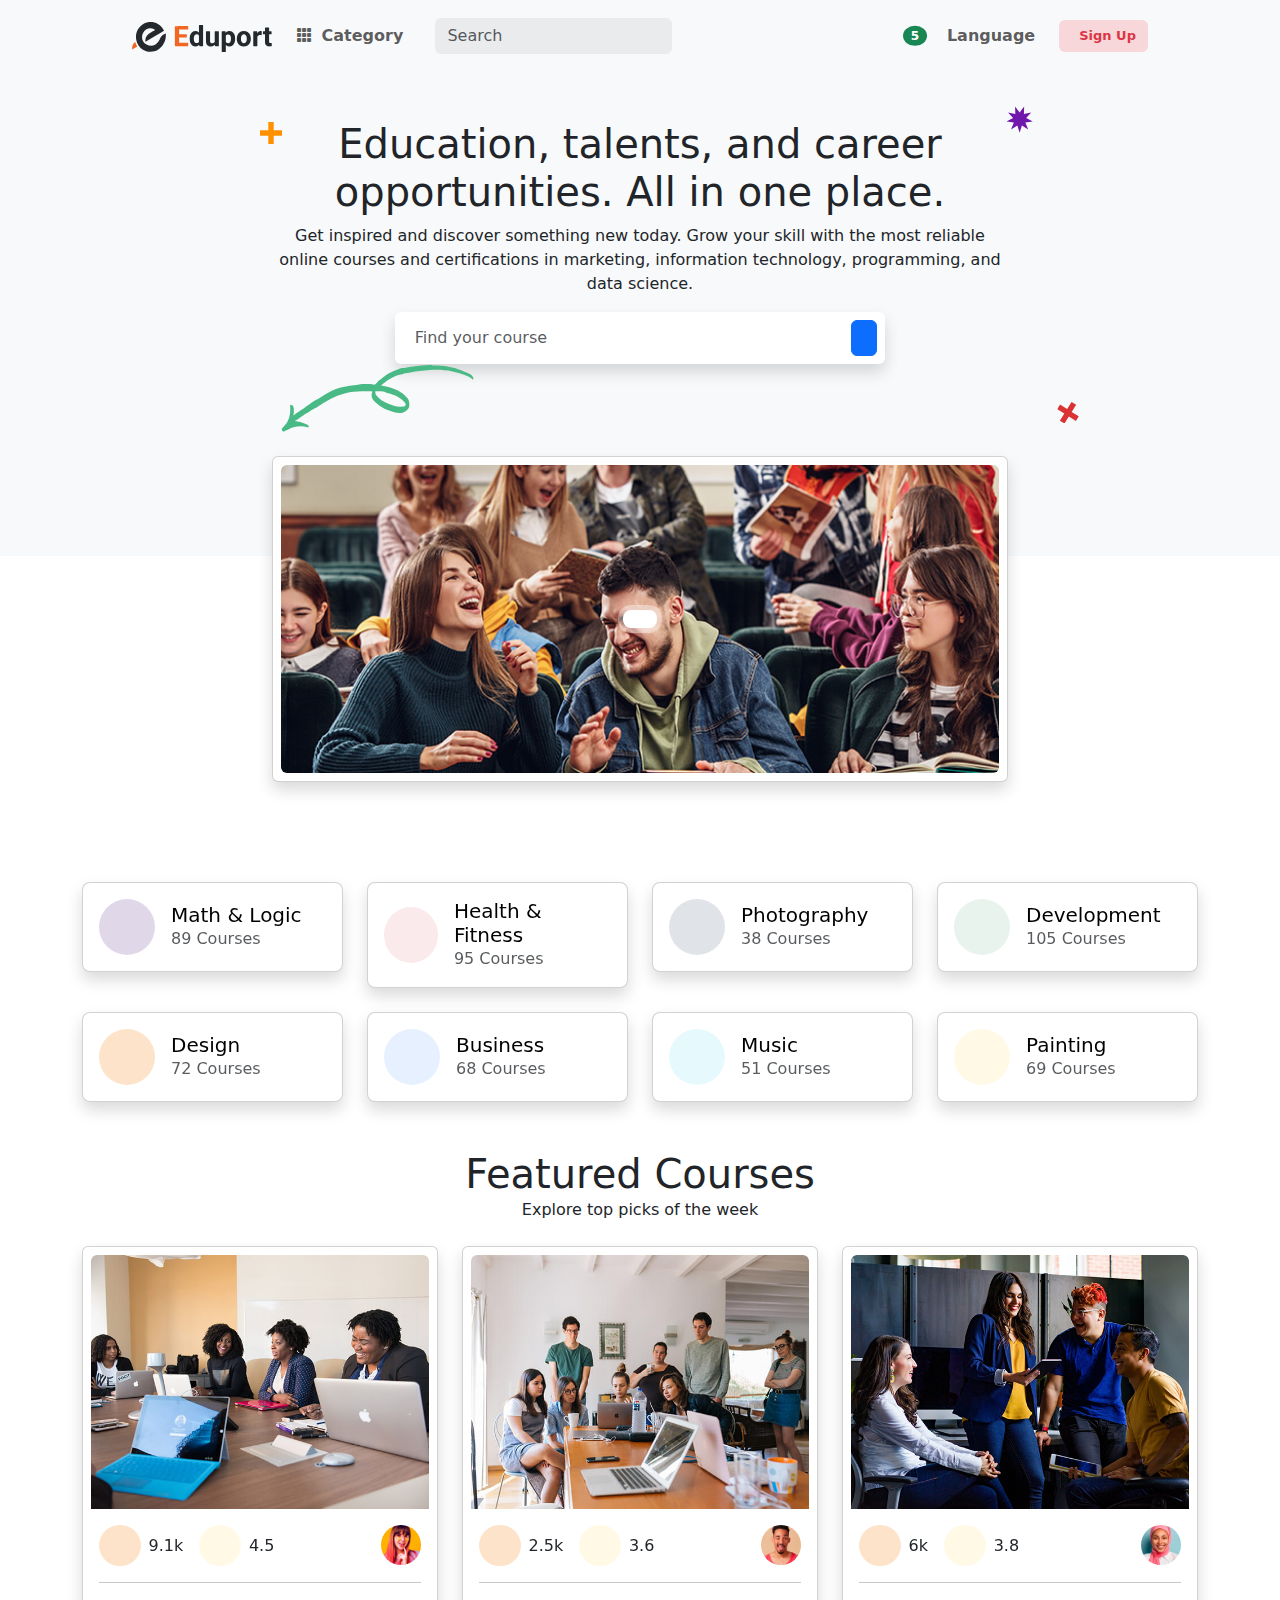
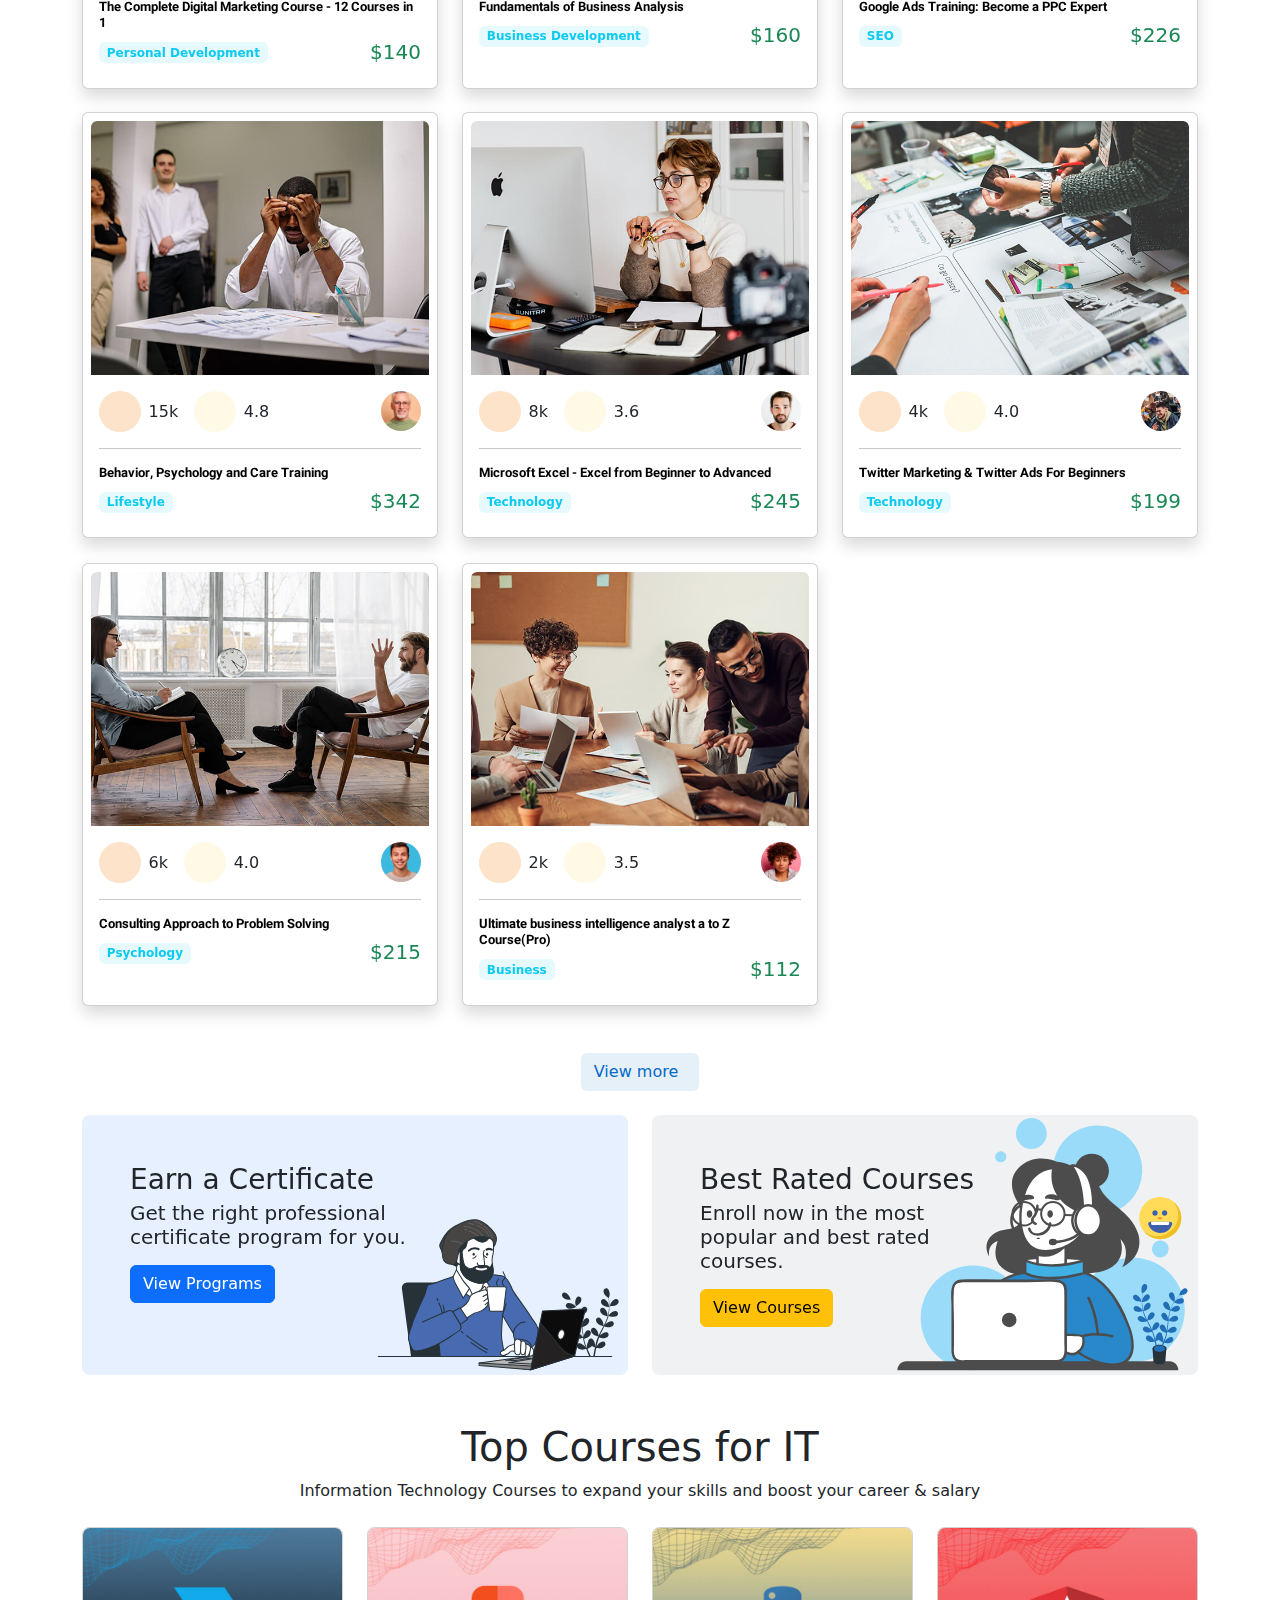
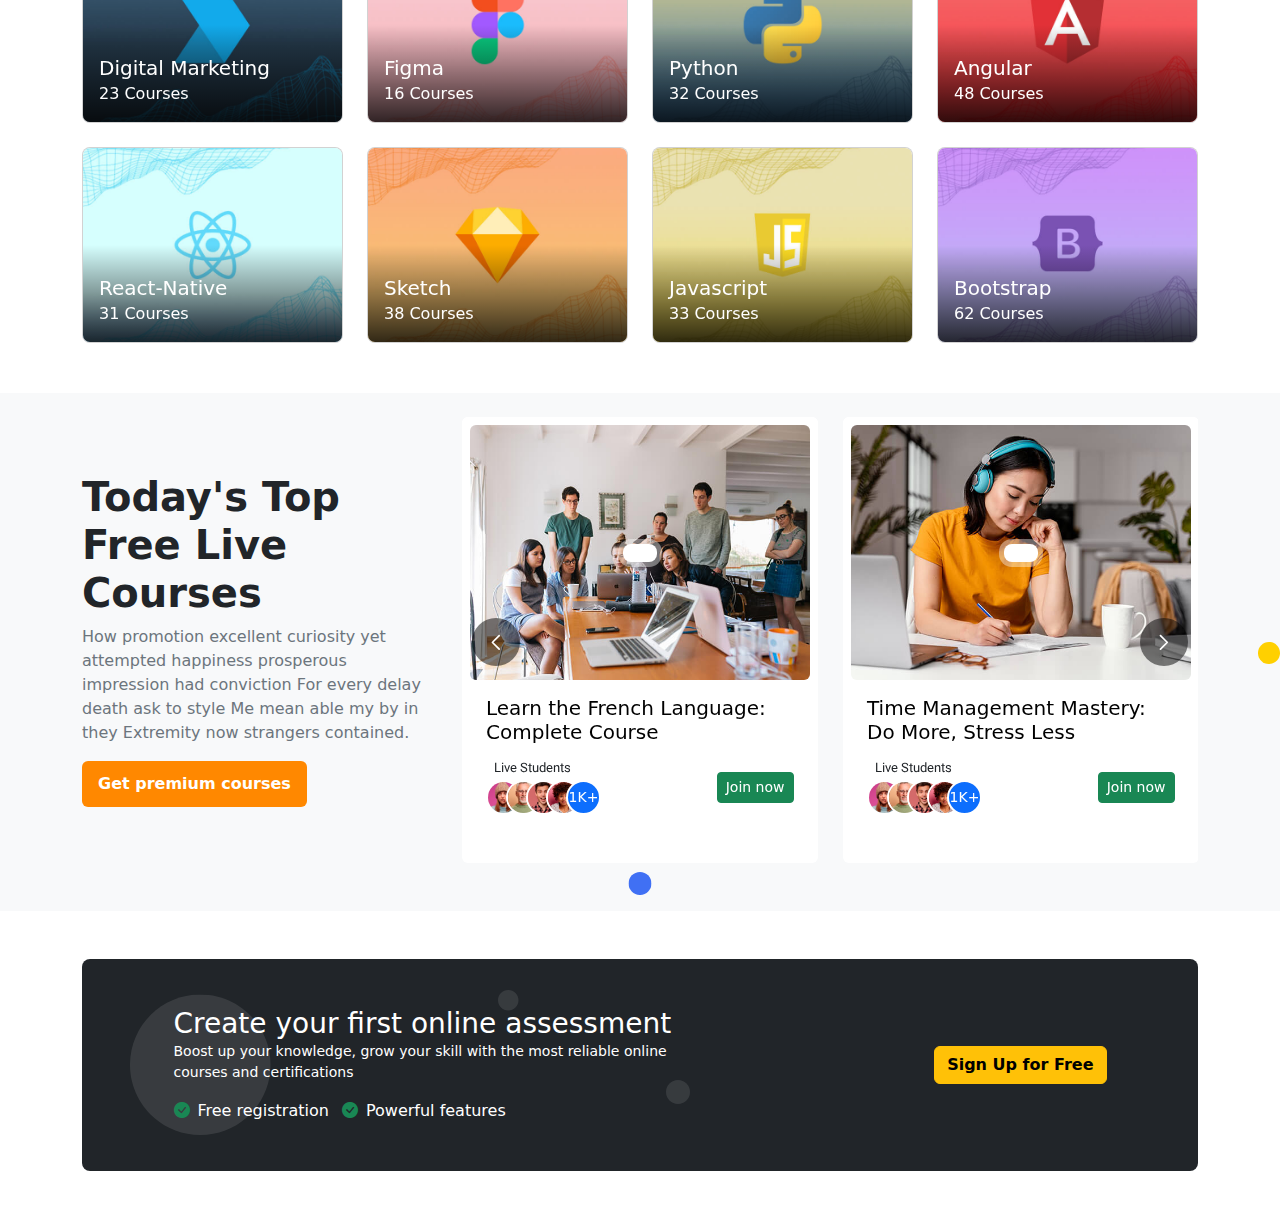
<file: index.html>
<!DOCTYPE html>
<html lang="en">

<head>
    <meta charset="UTF-8">
    <meta http-equiv="X-UA-Compatible" content="IE=edge">
    <meta name="viewport" content="width=device-width, initial-scale=1.0">
    <title>Home courses</title>
    <link rel="stylesheet" href="https://cdn.jsdelivr.net/npm/swiper@11/swiper-bundle.min.css" />
    <link rel="stylesheet" href="./assets/bootstrap.min.css">
    <link rel="stylesheet" href="https://cdnjs.cloudflare.com/ajax/libs/font-awesome/6.5.2/css/all.min.css"
        integrity="sha512-SnH5WK+bZxgPHs44uWIX+LLJAJ9/2PkPKZ5QiAj6Ta86w+fsb2TkcmfRyVX3pBnMFcV7oQPJkl9QevSCWr3W6A=="
        crossorigin="anonymous" referrerpolicy="no-referrer" />
    <link rel="stylesheet" href="./assets/style.css">
    <link rel="stylesheet" href="https://cdn.jsdelivr.net/npm/bootstrap-icons@1.5.0/font/bootstrap-icons.css" />
    <link rel="stylesheet" href="https://fonts.googleapis.com/css?family=Heebo">
</head>

<body>

    <header class="navbar-light navbar-sticky navbar-transparent">
        <nav class="navbar navbar-expand-xl bg-light ff">
            <div class="container-fluid mx-lg-4 mx-sm-4">
                <a class="navbar-brand " href="#"><img src="./assets/logo.svg" style="width: 140px;" /></a>
                <button class="border-0 navbar-toggler ms-auto" type="button" data-bs-toggle="collapse"
                    data-bs-target="#navbarCollapse" aria-controls="navbarCollapse" aria-expanded="true"
                    aria-label="Toggle navigation">
                    <span class="me-2"><i class="fas fa-search fs-5"></i></span>
                </button>
                <button class="navbar-toggler ms-0" type="button" data-bs-toggle="collapse"
                    data-bs-target="#navbarSupportedContent" aria-controls="navbarSupportedContent"
                    aria-expanded="false" aria-label="Toggle navigation">
                    <span class=""> <i class="bi bi-grid-3x3-gap-fill"></i></span>
                </button>
                <div class="collapse navbar-collapse" id="navbarSupportedContent"> 
                    <ul class="navbar-nav navbar-nav-scroll dropdown-clickable">
                        <li class="nav-item dropdown dropdown-menu-shadow-stacked">
                            <a class="nav-link" href="#" id="categoryMenu" data-bs-toggle="dropdown"
                                aria-haspopup="true" aria-expanded="false">
                                <i class="bi bi-grid-3x3-gap-fill me-3 fs-5 me-xl-1 d-xl-none"></i>
                                <i class="bi bi-grid-3x3-gap-fill me-1 d-none d-xl-inline-block"></i>
                                <span class="d-none d-xl-inline-block">Category</span>
                            </a>

                            <ul class="dropdown-menu z-index-unset dropdown-width" aria-labelledby="categoryMenu">
                                <li class="dropdown-submenu dropend">
                                    <a class="dropdown-item dropdown-toggle " href="#">Development</a>
                                    <ul class="dropdown-menu dropdown-menu-start dropdown-width " data-bs-popper="none">
                                        <li class="dropdown-submenu dropend z-index-unset">
                                            <a class="dropdown-item dropdown-toggle " href="#">Web development</a>
                                            <ul class="dropdown-menu dropdown-width-lg-p2  " data-bs-popper="none">
                                                <li> <a class="dropdown-item" href="#">CSS</a> </li>
                                                <li> <a class="dropdown-item" href="#">JavaScript</a> </li>
                                                <li> <a class="dropdown-item" href="#">Angular</a> </li>
                                                <li> <a class="dropdown-item" href="#">PHP</a> </li>
                                                <li> <a class="dropdown-item" href="#">HTML</a> </li>
                                                <li> <a class="dropdown-item" href="#">React</a> </li>
                                            </ul>
                                        </li>
                                        <li> <a class="dropdown-item" href="#">Data science</a> </li>
                                        <li> <a class="dropdown-item" href="#">Mobile development</a> </li>
                                        <li> <a class="dropdown-item" href="#">Programing language</a> </li>
                                        <li> <a class="dropdown-item" href="#">Software testing</a> </li>
                                        <li> <a class="dropdown-item" href="#">Software engineering</a> </li>
                                        <li> <a class="dropdown-item" href="#">Software development tools</a> </li>
                                    </ul>
                                </li>
                                <li> <a class="dropdown-item" href="#">Design</a></li>
                                <li class="dropdown-submenu dropend">
                                    <a class="dropdown-item dropdown-toggle " href="#">Marketing</a>
                                    <div class="dropdown-menu dropdown-menu-start dropdown-width dropdown-width-lg-p1"
                                        data-bs-popper="none">
                                        <div class="row p-1 pe-0 me-lg-0" style="width: 500px;"> 
                                            <div class="col-lg-5 me-lg-4 col-xxl-4 mb-4 mb-lg-0">
                                                <h6 class="mb-0">Get started</h6>
                                                <hr> 
                                                <ul class="list-unstyled">
                                                    <li> <a class="dropdown-item" href="#">Market research</a> </li>
                                                    <li> <a class="dropdown-item" href="#">Advertising</a> </li>
                                                    <li> <a class="dropdown-item" href="#">Consumer behavior</a> </li>
                                                    <li> <a class="dropdown-item" href="#">Digital marketing</a> </li>
                                                    <li> <a class="dropdown-item" href="#">Marketing ethics</a> </li>
                                                    <li> <a class="dropdown-item" href="#">Social media marketing</a>
                                                    </li>
                                                    <li> <a class="dropdown-item" href="#">Public relations</a> </li>
                                                    <li> <a class="dropdown-item" href="#">Advertising</a> </li>
                                                    <li> <a class="dropdown-item" href="#">Decision science</a> </li>
                                                    <li> <a class="dropdown-item" href="#">SEO</a> </li>
                                                    <li> <a class="dropdown-item" href="#">Business marketing</a> </li>
                                                </ul>
                                            </div>

                                            
                                            <div class="col-lg-6 col-xxl-4 mb-4 mb-lg-0">
                                                <h6 class="mb-0">Degree</h6>
                                                <hr> 
                                               
                                                <div class="d-flex mb-4 position-relative fontli">
                                                    <img src="assets/uni-logo-01.svg" class="icon-md" alt="">
                                                    <div class="ms-3">
                                                        <h6 class="mb-0"><a class="stretched-link" href="#">American
                                                                Century
                                                                University, New Mexico</a></h6>
                                                        <p class="mb-0 small">Bachelor of computer science</p>
                                                    </div>
                                                </div>  
                                                <div class="d-flex mb-4 position-relative">
                                                    <img src="assets/uni-logo-02.svg" class="icon-md" alt="">
                                                    <div class="ms-3">
                                                        <h6 class="mb-0"><a class="stretched-link" href="#">Indiana
                                                                College
                                                                of - Bloomington</a></h6>
                                                        <p class="mb-0 small">Masters of computer science</p>
                                                    </div>
                                                </div>
                                                <div class="d-flex mb-4 position-relative">
                                                    <img src="assets/uni-logo-03.svg" class="icon-md" alt="">
                                                    <div class="ms-3">
                                                        <h6 class="mb-0"><a class="stretched-link" href="#">College of
                                                                South
                                                                Florida</a></h6>
                                                        <p class="mb-0 small">Medical science college</p>
                                                    </div>
                                                </div>
                                                <div class="d-flex mb-4 position-relative">
                                                    <img src="assets/uni-logo-01.svg" class="icon-md" alt="">
                                                    <div class="ms-3">
                                                        <h6 class="mb-0"><a class="stretched-link" href="#">Andeerson
                                                                Campus</a></h6>
                                                        <p class="mb-0 small">Bachelor of computer science</p>
                                                    </div>
                                                </div>
                                                <div class="d-flex position-relative">
                                                    <img src="assets/uni-logo-04.svg" class="icon-md" alt="">
                                                    <div class="ms-3">
                                                        <h6 class="mb-0"><a class="stretched-link" href="#">University
                                                                of
                                                                South California</a></h6>
                                                        <p class="mb-0 small">Masters of business development</p>
                                                    </div>
                                                </div>
                                            </div>
                                            <div class="col-lg-6 col-xxl-4">
                                                <h6 class="mb-0">Certificate</h6>
                                                <hr> 
                                                <div class="d-flex mb-4 position-relative">
                                                    <h2 class="mb-0"><i
                                                            class="fab fa-fw fa-google text-google-icon"></i>
                                                    </h2>
                                                    <div class="ms-2">
                                                        <h6 class="mb-0"><a class="stretched-link" href="#">Google SEO
                                                                certificate</a></h6>
                                                        <p class="mb-0 small">No prerequisites</p>
                                                    </div>
                                                </div>
                                                <div class="d-flex mb-4 position-relative">
                                                    <h2 class="mb-0"><i
                                                            class="fab fa-fw fa-linkedin-in text-linkedin"></i>
                                                    </h2>
                                                    <div class="ms-2">
                                                        <h6 class="mb-0"><a class="stretched-link" href="#">Business
                                                                Development Executive(BDE)</a></h6>
                                                        <p class="mb-0 small">No prerequisites</p>
                                                    </div>
                                                </div>
                                                <div class="d-flex mb-4 position-relative">
                                                    <h2 class="mb-0"><i class="fab fa-fw fa-facebook text-facebook"></i>
                                                    </h2>
                                                    <div class="ms-2">
                                                        <h6 class="mb-0"><a class="stretched-link" href="#">Facebook
                                                                social
                                                                media marketing</a></h6>
                                                        <p class="mb-0 small">Expert advice</p>
                                                    </div>
                                                </div>
                                                <div class="d-flex mb-4 position-relative">
                                                    <h2 class="mb-0"><i
                                                            class="fas fa-fw fa-basketball-ball text-dribbble"></i></h2>
                                                    <div class="ms-2">
                                                        <h6 class="mb-0"><a class="stretched-link" href="#">Creative
                                                                graphics design</a></h6>
                                                        <p class="mb-0 small">No prerequisites</p>
                                                    </div>
                                                </div>
                                            </div>
                                        </div>
                                        <div class="row">
                                            <div class="col-12">
                                                <div class="card bg-blue rounded-0 rounded-bottom p-3 position-relative overflow-hidden"
                                                    style="background:url(assets/images/pattern/05.png) no-repeat center center; background-size:cover;">
                                                    <figure
                                                        class="position-absolute bottom-0 end-0 mb-n4 d-none d-md-block">
                                                        <svg width="92.6px" height="135.2px">
                                                            <path class="fill-white"
                                                                d="M71.5,131.4c0.2,0.1,0.4,0.1,0.6-0.1c0,0,0.6-0.7,1.6-1.9c0.2-0.2,0.1-0.5-0.1-0.7c-0.2-0.2-0.5-0.1-0.7,0.1 c-1,1.2-1.6,1.8-1.6,1.8c-0.2,0.2-0.2,0.5,0,0.7C71.4,131.3,71.4,131.4,71.5,131.4z">
                                                            </path>
                                                            <path class="fill-white"
                                                                d="M76,125.5c-0.2-0.2-0.3-0.5-0.1-0.7c1-1.4,1.9-2.8,2.8-4.2c0.1-0.2,0.4-0.3,0.7-0.2c0.2,0.1,0.3,0.4,0.2,0.7 c-0.9,1.4-1.8,2.9-2.8,4.2C76.6,125.6,76.3,125.6,76,125.5C76.1,125.5,76.1,125.5,76,125.5z M81.4,116.9 c-0.2-0.1-0.3-0.4-0.2-0.7c0.2-0.5,0.5-0.9,0.7-1.4c0.5-1.1,1-2.1,1.5-3.2c0.1-0.3,0.4-0.4,0.6-0.3c0.3,0.1,0.4,0.4,0.3,0.6 c-0.5,1.1-1,2.1-1.5,3.2c-0.2,0.5-0.5,0.9-0.7,1.4C81.9,117,81.6,117,81.4,116.9C81.4,116.9,81.4,116.9,81.4,116.9z M85.1,107.1 c0.5-1.6,1-3.2,1.3-4.8c0.1-0.3,0.3-0.4,0.6-0.4c0.3,0.1,0.4,0.3,0.4,0.6c-0.4,1.6-0.8,3.3-1.3,4.9c-0.1,0.3-0.4,0.4-0.6,0.3 c0,0,0,0-0.1,0C85.1,107.6,85,107.3,85.1,107.1z M47.3,83c-1.5-1.1-2.5-2.5-3.1-4.2c-0.1-0.3,0-0.5,0.3-0.6 c0.3-0.1,0.5,0,0.6,0.3c0.5,1.5,1.5,2.7,2.8,3.7c0.2,0.2,0.3,0.5,0.1,0.7C47.9,83.1,47.6,83.1,47.3,83C47.4,83,47.4,83,47.3,83z  M51.7,84.6c0-0.3,0.3-0.5,0.5-0.4c1.4,0.2,2.9-0.3,4.3-1.4c0.2-0.2,0.5-0.1,0.7,0.1c0.2,0.2,0.1,0.5-0.1,0.7 c-1.6,1.2-3.4,1.8-5,1.6c-0.1,0-0.1,0-0.2,0C51.8,85,51.7,84.8,51.7,84.6z M87.2,97.4c0.2-1.7,0.2-3.3,0.2-5 c0-0.3,0.2-0.5,0.5-0.5c0.3,0,0.5,0.2,0.5,0.5c0.1,1.7,0,3.4-0.2,5.1c0,0.3-0.3,0.5-0.5,0.4c-0.1,0-0.1,0-0.2,0 C87.3,97.8,87.1,97.6,87.2,97.4z M43.7,73.6c0.2-1.6,0.7-3.2,1.5-4.8l0.1-0.1c0.1-0.2,0.4-0.3,0.7-0.2c0,0,0,0,0,0 c0.2,0.1,0.3,0.4,0.2,0.7l-0.1,0.1c-0.7,1.5-1.2,3-1.4,4.5c0,0.3-0.3,0.5-0.6,0.4c-0.1,0-0.1,0-0.2,0 C43.8,74,43.7,73.8,43.7,73.6z M60,79.8c-0.2-0.1-0.3-0.5-0.1-0.7c0.4-0.6,0.8-1.3,1.1-2c0.4-0.8,0.7-1.6,1-2.4 c0.1-0.3,0.4-0.4,0.6-0.3c0.3,0.1,0.4,0.4,0.3,0.6c-0.3,0.9-0.7,1.7-1.1,2.5c-0.4,0.7-0.8,1.4-1.2,2.1C60.5,79.9,60.2,80,60,79.8 C60,79.9,60,79.8,60,79.8z M86.8,87.5c-0.3-1.6-0.7-3.2-1.2-4.8c-0.1-0.3,0.1-0.5,0.3-0.6c0.3-0.1,0.5,0.1,0.6,0.3 c0.5,1.6,1,3.3,1.2,4.9c0,0.3-0.1,0.5-0.4,0.6c-0.1,0-0.2,0-0.3,0C87,87.7,86.9,87.6,86.8,87.5z M48.2,65.1 c-0.2-0.2-0.2-0.5,0-0.7c1.2-1.3,2.5-2.4,3.9-3.4c0.2-0.1,0.5-0.1,0.7,0.1c0.1,0.2,0.1,0.5-0.1,0.7c-1.4,0.9-2.6,2-3.7,3.2 c-0.2,0.2-0.4,0.2-0.6,0.1C48.3,65.2,48.3,65.1,48.2,65.1z M63.3,70c0.3-1.6,0.5-3.3,0.5-4.9c0-0.3,0.2-0.5,0.5-0.5 c0.3,0,0.5,0.2,0.5,0.5c-0.1,1.7-0.2,3.4-0.5,5.1c0,0.3-0.3,0.4-0.6,0.4c0,0-0.1,0-0.1,0C63.3,70.4,63.2,70.2,63.3,70z M83.8,78 c-0.7-1.5-1.5-3-2.4-4.3c-0.1-0.2-0.1-0.5,0.1-0.7c0.2-0.1,0.5-0.1,0.7,0.2c0.9,1.4,1.7,2.9,2.5,4.4c0.1,0.2,0,0.5-0.2,0.7 c-0.1,0.1-0.3,0.1-0.4,0C83.9,78.2,83.8,78.1,83.8,78z M56.5,59.6c-0.1-0.3,0.1-0.5,0.4-0.6c1.7-0.4,3.4-0.5,5.2-0.3 c0.3,0,0.5,0.3,0.4,0.5c0,0.3-0.3,0.5-0.5,0.4c-1.7-0.2-3.3-0.1-4.8,0.3c-0.1,0-0.2,0-0.3,0C56.6,59.8,56.5,59.7,56.5,59.6z  M78.4,69.7c-1.1-1.3-2.2-2.5-3.4-3.6c-0.2-0.2-0.2-0.5,0-0.7c0.2-0.2,0.5-0.2,0.7,0c1.2,1.1,2.4,2.4,3.5,3.7 c0.2,0.2,0.1,0.5-0.1,0.7c-0.2,0.1-0.4,0.1-0.5,0.1C78.5,69.8,78.4,69.7,78.4,69.7z M63.6,60.1c-0.2-1.6-0.4-3.3-0.8-4.9 c-0.1-0.3,0.1-0.5,0.4-0.6c0.3-0.1,0.5,0.1,0.6,0.4c0.4,1.7,0.7,3.4,0.8,5c0,0.3-0.2,0.5-0.4,0.5c-0.1,0-0.2,0-0.3,0 C63.7,60.4,63.6,60.2,63.6,60.1z M71,63.1c-1.4-0.9-2.9-1.7-4.4-2.3c-0.3-0.1-0.4-0.4-0.3-0.6c0.1-0.3,0.4-0.4,0.6-0.3 c1.5,0.6,3.1,1.4,4.6,2.3c0.2,0.1,0.3,0.5,0.1,0.7C71.6,63.1,71.3,63.2,71,63.1C71.1,63.1,71.1,63.1,71,63.1z M61.3,50.4 c-0.6-1.5-1.3-3-2.1-4.5c-0.1-0.2-0.1-0.5,0.2-0.7c0.2-0.1,0.5-0.1,0.7,0.2c0.9,1.5,1.6,3.1,2.2,4.6c0.1,0.3,0,0.5-0.3,0.6 c-0.1,0.1-0.3,0-0.4,0C61.5,50.6,61.4,50.5,61.3,50.4z M56.5,41.8c-1-1.3-2.1-2.6-3.2-3.8c-0.2-0.2-0.2-0.5,0-0.7 c0.2-0.2,0.5-0.2,0.7,0c1.2,1.3,2.3,2.6,3.3,3.9c0.2,0.2,0.1,0.5-0.1,0.7c-0.2,0.1-0.4,0.1-0.5,0C56.6,41.9,56.5,41.8,56.5,41.8z  M49.7,34.5c-1.2-1.1-2.5-2.1-3.9-3.2c-0.2-0.2-0.3-0.5-0.1-0.7c0.2-0.2,0.5-0.3,0.7-0.1c1.4,1,2.7,2.1,3.9,3.2 c0.2,0.2,0.2,0.5,0,0.7c-0.2,0.2-0.4,0.2-0.6,0.1C49.7,34.6,49.7,34.5,49.7,34.5z M41.7,28.5c-1.4-0.9-2.8-1.8-4.3-2.6 c-0.2-0.1-0.3-0.4-0.2-0.7c0.1-0.2,0.4-0.3,0.7-0.2c1.5,0.8,2.9,1.7,4.3,2.6c0.2,0.1,0.3,0.5,0.1,0.7 C42.2,28.6,42,28.6,41.7,28.5C41.7,28.5,41.7,28.5,41.7,28.5z">
                                                            </path>
                                                            <path class="fill-white"
                                                                d="M30.7,22.6C30.7,22.6,30.7,22.6,30.7,22.6c0,0,0.9,0.4,2.3,1c0.2,0.1,0.5,0,0.7-0.2c0.1-0.2,0-0.5-0.2-0.7 c0,0,0,0,0,0c-1.4-0.7-2.2-1-2.3-1c-0.3-0.1-0.5,0-0.6,0.3C30.3,22.2,30.4,22.5,30.7,22.6z">
                                                            </path>
                                                            <path class="fill-warning"
                                                                d="M22.6,23.6l-1.1-4.1c0,0-11.7-7.5-11.9-7.6c-0.1-0.2-4.9-6.5-4.9-6.5l8.2,3.5l12.2,8.4L22.6,23.6z">
                                                            </path>
                                                            <polygon class="fill-warning opacity-6"
                                                                points="31.2,12.3 4.7,5.4 25.1,17.2"></polygon>
                                                            <polygon class="fill-warning opacity-6"
                                                                points="21.5,19.5 15,24.8 4.7,5.4 "></polygon>
                                                        </svg>
                                                    </figure>
                                                    <div class="card-body">

                                                        <a href="#" class="btn btn-sm btn-dark mb-0">Purchase
                                                            Premium</a>
                                                    </div>
                                                </div>
                                            </div>
                                        </div>
                                    </div>
                                </li>
                                <li> <a class="dropdown-item" href="#">Music</a></li>
                                <li> <a class="dropdown-item" href="#">Lifestyle</a></li>
                                <li> <a class="dropdown-item" href="#">IT & software</a></li>
                                <li> <a class="dropdown-item" href="#">Personal development</a></li>
                                <li> <a class="dropdown-item" href="#">Health & fitness</a></li>
                                <li> <a class="dropdown-item" href="#">Teaching</a></li>
                                <li> <a class="dropdown-item" href="#">Social science</a></li>
                                <li> <a class="dropdown-item" href="#">Math & logic</a></li>
                                <li>
                                    <hr class="dropdown-divider">
                                </li>
                                <li> <a class="dropdown-item bg-primary text-primary bg-opacity-10 rounded-2 mb-0"
                                        href="#">View all categories</a></li>
                            </ul>
                        </li>
                    </ul>
                    <div class="navbar-collapse collapse" id="navbarCollapse">
                        <div class="col-xl-7">
                            <div class="nav my-3 my-xl-0 px-4 flex-nowrap align-items-center">
                                <div class="nav-item w-100">
                                    <form class="rounded position-relative">
                                        <input class="form-control pe-5 bg-secondary bg-opacity-10 border-0"
                                            type="search" placeholder="Search" aria-label="Search">
                                        <button
                                            class="btn btn-link bg-transparent px-2 py-0 position-absolute top-50 end-0 translate-middle-y"
                                            type="submit"><i class="fas fa-search fs-6 text-primary"></i></button>
                                    </form>
                                </div>
                            </div>
                        </div>
                    </div>

                    <div class="navbar-nav position-relative overflow-visible me-3 d-none d-xl-block">
                        <a href="#" class="nav-link"> <i class="fas fa-shopping-cart fs-5"></i></a>
                        <span
                            class="position-absolute top-0 start-100 translate-middle badge rounded-circle bg-success mt-xl-2 ms-n1">5
                            <span class="visually-hidden">unread messages</span>
                        </span>
                    </div>
                    <ul class="navbar navbar-nav navbar-nav-scroll d-none d-xl-inline-block">
                        <li class="nav-item dropdown">
                            <a class="nav-link " href="#" id="language" data-bs-toggle="dropdown" aria-haspopup="true"
                                aria-expanded="false">
                                <i class="fas fa-globe me-2"></i>
                                <span class="d-none d-lg-inline-block">Language <i
                                        class="fa-solid fa-angle-down"></i></span>
                            </a>
                            <ul class="dropdown-menu dropdown-menu-end min-w-auto " aria-labelledby="language">
                                <li> <a class="dropdown-item" href="#"><img class="fa-fw me-2" src="assets/uk.svg"
                                            alt="">English</a></li>
                                <li> <a class="dropdown-item" href="#"><img class="fa-fw me-2" src="assets/gr.svg"
                                            alt="">German</a></li>
                                <li> <a class="dropdown-item" href="#"><img class="fa-fw me-2" src="assets/sp.svg"
                                            alt="">French</a></li>
                            </ul>
                        </li>
                    </ul>


                    <div class=" d-none d-xl-inline-block bg-danger-subtle rounded-2 ms-3 ">
                        <button class="btn btn-outline-danger mb-0 border-0"
                            style="font-weight: bold; font-size: small;"><i class="fas fa-sign-in-alt me-2"></i>Sign
                            Up</button>
                    </div>
                </div>
        </nav>
    </header>
    <main>
        <section class="bg-light">
            <div class="container pt-5 mt-0  pb-5">
                <div class="row position-relative mb-0 mb-sm-5 pb-0 pb-lg-5">
                    <div class="col-xl-8 col-lg-8 text-center mx-auto position-relative">
                        <figure
                            class="position-absolute top-100 start-45 translate-middle-y mt-4 ms-n9 pe-5 d-none d-lg-block">
                            <svg>
                                <path class="fill-success"
                                    d="m181.6 6.7c-0.1 0-0.2-0.1-0.3 0-2.5-0.3-4.9-1-7.3-1.4-2.7-0.4-5.5-0.7-8.2-0.8-1.4-0.1-2.8-0.1-4.1-0.1-0.5 0-0.9-0.1-1.4-0.2-0.9-0.3-1.9-0.1-2.8-0.1-5.4 0.2-10.8 0.6-16.1 1.4-2.7 0.3-5.3 0.8-7.9 1.3-0.6 0.1-1.1 0.3-1.8 0.3-0.4 0-0.7-0.1-1.1-0.1-1.5 0-3 0.7-4.3 1.2-3 1-6 2.4-8.8 3.9-2.1 1.1-4 2.4-5.9 3.9-1 0.7-1.8 1.5-2.7 2.2-0.5 0.4-1.1 0.5-1.5 0.9s-0.7 0.8-1.1 1.2c-1 1-1.9 2-2.9 2.9-0.4 0.3-0.8 0.5-1.2 0.5-1.3-0.1-2.7-0.4-3.9-0.6-0.7-0.1-1.2 0-1.8 0-3.1 0-6.4-0.1-9.5 0.4-1.7 0.3-3.4 0.5-5.1 0.7-5.3 0.7-10.7 1.4-15.8 3.1-4.6 1.6-8.9 3.8-13.1 6.3-2.1 1.2-4.2 2.5-6.2 3.9-0.9 0.6-1.7 0.9-2.6 1.2s-1.7 1-2.5 1.6c-1.5 1.1-3 2.1-4.6 3.2-1.2 0.9-2.7 1.7-3.9 2.7-1 0.8-2.2 1.5-3.2 2.2-1.1 0.7-2.2 1.5-3.3 2.3-0.8 0.5-1.7 0.9-2.5 1.5-0.9 0.8-1.9 1.5-2.9 2.2 0.1-0.6 0.3-1.2 0.4-1.9 0.3-1.7 0.2-3.6 0-5.3-0.1-0.9-0.3-1.7-0.8-2.4s-1.5-1.1-2.3-0.8c-0.2 0-0.3 0.1-0.4 0.3s-0.1 0.4-0.1 0.6c0.3 3.6 0.2 7.2-0.7 10.7-0.5 2.2-1.5 4.5-2.7 6.4-0.6 0.9-1.4 1.7-2 2.6s-1.5 1.6-2.3 2.3c-0.2 0.2-0.5 0.4-0.6 0.7s0 0.7 0.1 1.1c0.2 0.8 0.6 1.6 1.3 1.8 0.5 0.1 0.9-0.1 1.3-0.3 0.9-0.4 1.8-0.8 2.7-1.2 0.4-0.2 0.7-0.3 1.1-0.6 1.8-1 3.8-1.7 5.8-2.3 4.3-1.1 9-1.1 13.3 0.1 0.2 0.1 0.4 0.1 0.6 0.1 0.7-0.1 0.9-1 0.6-1.6-0.4-0.6-1-0.9-1.7-1.2-2.5-1.1-4.9-2.1-7.5-2.7-0.6-0.2-1.3-0.3-2-0.4-0.3-0.1-0.5 0-0.8-0.1s-0.9 0-1.1-0.1-0.3 0-0.3-0.2c0-0.4 0.7-0.7 1-0.8 0.5-0.3 1-0.7 1.5-1l5.4-3.6c0.4-0.2 0.6-0.6 1-0.9 1.2-0.9 2.8-1.3 4-2.2 0.4-0.3 0.9-0.6 1.3-0.9l2.7-1.8c1-0.6 2.2-1.2 3.2-1.8 0.9-0.5 1.9-0.8 2.7-1.6 0.9-0.8 2.2-1.4 3.2-2 1.2-0.7 2.3-1.4 3.5-2.1 4.1-2.5 8.2-4.9 12.7-6.6 5.2-1.9 10.6-3.4 16.2-4 5.4-0.6 10.8-0.3 16.2-0.5h0.5c1.4-0.1 2.3-0.1 1.7 1.7-1.4 4.5 1.3 7.5 4.3 10 3.4 2.9 7 5.7 11.3 7.1 4.8 1.6 9.6 3.8 14.9 2.7 3-0.6 6.5-4 6.8-6.4 0.2-1.7 0.1-3.3-0.3-4.9-0.4-1.4-1-3-2.2-3.9-0.9-0.6-1.6-1.6-2.4-2.4-0.9-0.8-1.9-1.7-2.9-2.3-2.1-1.4-4.2-2.6-6.5-3.5-3.2-1.3-6.6-2.2-10-3-0.8-0.2-1.6-0.4-2.5-0.5-0.2 0-1.3-0.1-1.3-0.3-0.1-0.2 0.3-0.4 0.5-0.6 0.9-0.8 1.8-1.5 2.7-2.2 1.9-1.4 3.8-2.8 5.8-3.9 2.1-1.2 4.3-2.3 6.6-3.2 1.2-0.4 2.3-0.8 3.6-1 0.6-0.2 1.2-0.2 1.8-0.4 0.4-0.1 0.7-0.3 1.1-0.5 1.2-0.5 2.7-0.5 3.9-0.8 1.3-0.2 2.7-0.4 4.1-0.7 2.7-0.4 5.5-0.8 8.2-1.1 3.3-0.4 6.7-0.7 10-1 7.7-0.6 15.3-0.3 23 1.3 4.2 0.9 8.3 1.9 12.3 3.6 1.2 0.5 2.3 1.1 3.5 1.5 0.7 0.2 1.3 0.7 1.8 1.1 0.7 0.6 1.5 1.1 2.3 1.7 0.2 0.2 0.6 0.3 0.8 0.2 0.1-0.1 0.1-0.2 0.2-0.4 0.1-0.9-0.2-1.7-0.7-2.4-0.4-0.6-1-1.4-1.6-1.9-0.8-0.7-2-1.1-2.9-1.6-1-0.5-2-0.9-3.1-1.3-2.5-1.1-5.2-2-7.8-2.8-1-0.8-2.4-1.2-3.7-1.4zm-64.4 25.8c4.7 1.3 10.3 3.3 14.6 7.9 0.9 1 2.4 1.8 1.8 3.5-0.6 1.6-2.2 1.5-3.6 1.7-4.9 0.8-9.4-1.2-13.6-2.9-4.5-1.7-8.8-4.3-11.9-8.3-0.5-0.6-1-1.4-1.1-2.2 0-0.3 0-0.6-0.1-0.9s-0.2-0.6 0.1-0.9c0.2-0.2 0.5-0.2 0.8-0.2 2.3-0.1 4.7 0 7.1 0.4 0.9 0.1 1.6 0.6 2.5 0.8 1.1 0.4 2.3 0.8 3.4 1.1z">
                                </path>
                            </svg>
                        </figure>
                        <figure class="position-absolute top-0 start-0 ms-n9 d-none d-lg-block">
                            <svg width="22px" height="22px" viewBox="0 0 22 22">
                                <polygon class="fill-orange"
                                    points="22,8.3 13.7,8.3 13.7,0 8.3,0 8.3,8.3 0,8.3 0,13.7 8.3,13.7 8.3,22 13.7,22 13.7,13.7 22,13.7 ">
                                </polygon>
                            </svg>
                        </figure>
                        <figure class="position-absolute top-100 start-100 translate-middle ms-5 d-none d-lg-block">
                            <svg width="21.5px" height="21.5px" viewBox="0 0 21.5 21.5">
                                <polygon class="fill-danger"
                                    points="21.5,14.3 14.4,9.9 18.9,2.8 14.3,0 9.9,7.1 2.8,2.6 0,7.2 7.1,11.6 2.6,18.7 7.2,21.5 11.6,14.4 18.7,18.9 ">
                                </polygon>
                            </svg>
                        </figure>
                        <figure class="position-absolute top-0 start-100 translate-middle d-none d-md-block">
                            <svg width="27px" height="27px">
                                <path class="fill-purple"
                                    d="M13.122,5.946 L17.679,-0.001 L17.404,7.528 L24.661,5.946 L19.683,11.533 L26.244,15.056 L18.891,16.089 L21.686,23.068 L15.400,19.062 L13.122,26.232 L10.843,19.062 L4.557,23.068 L7.352,16.089 L-0.000,15.056 L6.561,11.533 L1.582,5.946 L8.839,7.528 L8.565,-0.001 L13.122,5.946 Z">
                                </path>
                            </svg>
                        </figure>
                        <h1>Education, talents, and career opportunities. All in one place.</h1>
                        <p>Get inspired and discover something new today. Grow your skill with the most reliable online
                            courses and certifications in marketing, information technology, programming, and data
                            science. </p>
                        <div class="col-md-8 text-center mx-auto pb-5">
                            <form class="bg-body shadow rounded p-2">
                                <div class="input-group">
                                    <input class="form-control border-0 me-1" type="search"
                                        placeholder="Find your course">
                                    <button type="button" class="btn btn-primary mb-0 rounded z-index-1"><i
                                            class="fas fa-search"></i></button>
                                </div>
                            </form>
                        </div>
                    </div>
                </div>
            </div>
        </section>
        <section class="pb-0 py-sm-0 mt-n8">
            <div class="container">
                <div class="row">
                    <div class="col-md-8 text-center mx-auto">
                        <div class="card card-body shadow parent p-2">
                            <div class="position-relative ">
                                <img src="assets/12.jpg" class="card-img rounded-2" alt="...">
                                <div class="card-img-overlay">
                                    <div class="position-absolute top-50 start-50 translate-middle">
                                        <a href="https://www.youtube.com/embed/tXHviS-4ygo"
                                            class="btn btn-lg text-danger btn-round btn-white-shadow mb-0"
                                            data-glightbox="" data-gallery="video-tour">
                                            <i class="fas fa-play"></i>
                                        </a>
                                    </div>
                                </div>
                            </div>
                        </div>
                    </div>
                </div>
            </div>
        </section>

        <section>
            <div class="container">
                <div class="row g-4 categorycard">
                    <div class="col-sm-6 col-lg-4 col-xl-3">
                        <div class="card card-body shadow rounded-3">
                            <div class="d-flex align-items-center">
                                <div class="icon-lg rounded-circle text-purple"><i class="fas fa-tools m-3"></i></div>
                                <div class="ms-3">
                                    <h5 class="mb-0"><a href="#" class="stretched-link ">Math & Logic</a></h5>
                                    <span class="text-muted ">89 Courses</span>
                                </div>
                            </div>
                        </div>
                    </div>
                    <div class="col-sm-6 col-lg-4 col-xl-3">
                        <div class="card card-body shadow rounded-3">
                            <div class="d-flex align-items-center">
                                <!-- Icon -->
                                <div class="icon-lg bg-danger bg-opacity-10 rounded-circle  text-danger "><i
                                        class="fas fa-heartbeat m-3"></i></div>
                                <div class="ms-3">
                                    <h5 class="mb-0"><a href="#" class="stretched-link">Health &amp; Fitness</a></h5>
                                    <span class="text-muted ">95 Courses</span>
                                </div>
                            </div>
                        </div>
                    </div>
                    <div class="col-sm-6 col-lg-4 col-xl-3">
                        <div class="card card-body shadow rounded-3">
                            <div class="d-flex align-items-center">
                                <div class="icon-lg rounded-circle text-blue"><i class="fas fa-photo-video m-3"></i>
                                </div>
                                <div class="ms-3">
                                    <h5 class="mb-0"><a href="#" class="stretched-link">Photography</a></h5>
                                    <span class="text-muted ">38 Courses</span>
                                </div>
                            </div>
                        </div>
                    </div>
                    <div class="col-sm-6 col-lg-4 col-xl-3">
                        <div class="card card-body shadow rounded-3">
                            <div class="d-flex align-items-center">
                            
                                <div class="icon-lg bg-success bg-opacity-10 rounded-circle text-success"><i
                                        class="fas fa-laptop-code m-3"></i></div>
                                <div class="ms-3">
                                    <h5 class="mb-0"><a href="#" class="stretched-link">Development</a></h5>
                                    <span class="text-muted ">105 Courses</span>
                                </div>
                            </div>
                        </div>
                    </div>

                    <div class="col-sm-6 col-lg-4 col-xl-3">
                        <div class="card card-body shadow rounded-3">
                            <div class="d-flex align-items-center">
                       
                                <div class="icon-lg bg-orange bg-opacity-10 rounded-circle text-orange"><i
                                        class="fas fa-crop-alt m-3"></i></div>
                                <div class="ms-3">
                                    <h5 class="mb-0"><a href="#" class="stretched-link">Design</a></h5>
                                    <span class="text-muted ">72 Courses</span>
                                </div>
                            </div>
                        </div>
                    </div>

                    <div class="col-sm-6 col-lg-4 col-xl-3">
                        <div class="card card-body shadow rounded-3">
                            <div class="d-flex align-items-center">
                            
                                <div class="icon-lg bg-primary bg-opacity-10 rounded-circle text-primary"><i
                                        class="fas fa-business-time m-3"></i></div>
                                <div class="ms-3">
                                    <h5 class="mb-0"><a href="#" class="stretched-link">Business</a></h5>
                                    <span class="text-muted ">68 Courses</span>
                                </div>
                            </div>
                        </div>
                    </div>
                    <div class="col-sm-6 col-lg-4 col-xl-3">
                        <div class="card card-body shadow rounded-3">
                            <div class="d-flex align-items-center">
                         
                                <div class="icon-lg bg-info bg-opacity-10 rounded-circle text-info"><i
                                        class="fas fa-music m-3"></i></div>
                                <div class="ms-3">
                                    <h5 class="mb-0"><a href="#" class="stretched-link">Music</a></h5>
                                    <span class="text-muted ">51 Courses</span>
                                </div>
                            </div>
                        </div>
                    </div>

                    <div class="col-sm-6 col-lg-4 col-xl-3">
                        <div class="card card-body shadow rounded-3">
                            <div class="d-flex align-items-center">
                              
                                <div class="icon-lg bg-warning bg-opacity-10 rounded-circle text-warning"><i
                                        class="fas fa-palette m-3"></i></div>
                                <div class="ms-3">
                                    <h5 class="mb-0"><a href="#" class="stretched-link">Painting</a></h5>
                                    <span class="text-muted ">69 Courses</span>
                                </div>
                            </div>
                        </div>
                    </div>
                </div>
            </div>
        </section>
        <section class="pt-0 pt-md-5">
            <div class="container">
             
                <div class="row mb-4">
                    <div class="col-lg-8 text-center mx-auto">
                        <h2 class="fs-1 mb-0">Featured Courses</h2>
                        <p class="mb-0">Explore top picks of the week </p>
                    </div>
                </div>

                <div class="row g-4">
                    <div class="col-md-6 col-lg-4 col-xxl-3">
                        <div class="card p-2 shadow h-100">
                            <div class="rounded-top overflow-hidden">
                                <div class="card-overlay-hover">
                                  
                                    <img src="assets/17.jpg" class="card-img-top" alt="course image">
                                </div>
                                <div class="card-img-overlay">
                                    <div class="card-element-hover d-flex justify-content-end">
                                        <a href="#" class="icon-md bg-white rounded-circle" style="width: fit-content;">
                                            <i class="fas fa-shopping-cart text-danger m-3"></i>
                                        </a>
                                    </div>
                                </div>
                            </div>

                            <div class="card-body px-2">
                      
                                <div class="d-flex justify-content-between">
                              
                                    <ul class="list-inline hstack gap-2 mb-0">
                                     
                                        <li class="list-inline-item d-flex justify-content-center align-items-center">
                                            <div class="icon-md bg-orange bg-opacity-10 text-orange rounded-circle"><i
                                                    class="fas fa-user-graduate"></i></div>
                                            <span class="h6 fw-light mb-0 ms-2">9.1k</span>
                                        </li>
                                      
                                        <li class="list-inline-item d-flex justify-content-center align-items-center">
                                            <div class="icon-md bg-warning bg-opacity-10 text-warning rounded-circle"><i
                                                    class="fas fa-star"></i></div>
                                            <span class="h6 fw-light mb-0 ms-2">4.5</span>
                                        </li>
                                    </ul>
                                  
                                    <div class="student student-sm">
                                        <img class="student student-img  rounded-circle" src="assets/09.jpg"
                                            alt="student">
                                    </div>
                                </div>
                                
                                <hr>
                             
                                <h6 class="card-title"><a href="#">The Complete Digital Marketing Course - 12 Courses in
                                        1</a></h6>
                               
                                <div class="d-flex justify-content-between align-items-center mb-0">
                                    <div><a href="#" class="badge bg-info bg-opacity-10 text-info me-2"><i
                                                class="fas fa-circle small fw-bold"></i> Personal Development </a></div>
                                  
                                    <h5 class="text-success mb-0">$140</h5>
                                </div>
                            </div>
                        </div>
                    </div>
               
                    <div class="col-md-6 col-lg-4 col-xxl-3">
                        <div class="card p-2 shadow h-100">
                            <div class="rounded-top overflow-hidden">
                                <div class="card-overlay-hover">
                                    <img src="assets/18.jpg" class="card-img-top" alt="course image">
                                </div>
                                
                                <div class="card-img-overlay">
                                    <div class="card-element-hover d-flex justify-content-end">
                                        <a href="#" class="icon-md bg-white rounded-circle">
                                            <i class="fas fa-shopping-cart text-danger"></i>
                                        </a>
                                    </div>
                                </div>
                            </div>
                         
                            <div class="card-body px-2">
                              
                                <div class="d-flex justify-content-between">
                                  
                                    <ul class="list-inline hstack gap-2 mb-0">
                                     
                                        <li class="list-inline-item d-flex justify-content-center align-items-center">
                                            <div class="icon-md bg-orange bg-opacity-10 text-orange rounded-circle"><i
                                                    class="fas fa-user-graduate"></i></div>
                                            <span class="h6 fw-light mb-0 ms-2">2.5k</span>
                                        </li>
                                     
                                        <li class="list-inline-item d-flex justify-content-center align-items-center">
                                            <div class="icon-md bg-warning bg-opacity-10 text-warning rounded-circle"><i
                                                    class="fas fa-star"></i></div>
                                            <span class="h6 fw-light mb-0 ms-2">3.6</span>
                                        </li>
                                    </ul>
                                  
                                    <div class="student student-sm">
                                        <img class="student-img rounded-circle" src="assets/07.jpg" alt="student">
                                    </div>
                                </div>
                               
                                <hr>
                            
                                <h6 class="card-title"><a href="#">Fundamentals of Business Analysis</a></h6>
                              
                                <div class="d-flex justify-content-between align-items-center mb-0">
                                    <div><a href="#" class="badge bg-info bg-opacity-10 text-info me-2"><i
                                                class="fas fa-circle small fw-bold"></i> Business Development </a></div>
                                   
                                    <h5 class="text-success mb-0">$160</h5>
                                </div>
                            </div>
                        </div>
                    </div>
                 
                    <div class="col-md-6 col-lg-4 col-xxl-3">
                        <div class="card p-2 shadow h-100">
                            <div class="rounded-top overflow-hidden">
                                <div class="card-overlay-hover">
                                
                                    <img src="assets/21.jpg" class="card-img-top" alt="course image">
                                </div>
                                
                                <div class="card-img-overlay">
                                    <div class="card-element-hover d-flex justify-content-end">
                                        <a href="#" class="icon-md bg-white rounded-circle">
                                            <i class="fas fa-shopping-cart text-danger"></i>
                                        </a>
                                    </div>
                                </div>
                            </div>
                           
                            <div class="card-body px-2">
                                
                                <div class="d-flex justify-content-between">
                                   
                                    <ul class="list-inline hstack gap-2 mb-0">
                                    
                                        <li class="list-inline-item d-flex justify-content-center align-items-center">
                                            <div class="icon-md bg-orange bg-opacity-10 text-orange rounded-circle"><i
                                                    class="fas fa-user-graduate"></i></div>
                                            <span class="h6 fw-light mb-0 ms-2">6k</span>
                                        </li>
                                       
                                        <li class="list-inline-item d-flex justify-content-center align-items-center">
                                            <div class="icon-md bg-warning bg-opacity-10 text-warning rounded-circle"><i
                                                    class="fas fa-star"></i></div>
                                            <span class="h6 fw-light mb-0 ms-2">3.8</span>
                                        </li>
                                    </ul>
                                  
                                    <div class="student student-sm">
                                        <img class="student-img rounded-circle" src="assets/05.jpg" alt="student">
                                    </div>
                                </div>
                               
                                <hr>
                                <!-- Title -->
                                <h6 class="card-title"><a href="#">Google Ads Training: Become a PPC Expert</a></h6>
                                
                                <div class="d-flex justify-content-between align-items-center mb-0">
                                    <div><a href="#" class="badge bg-info bg-opacity-10 text-info me-2"><i
                                                class="fas fa-circle small fw-bold"></i> SEO </a></div>
                                   
                                    <h5 class="text-success mb-0">$226</h5>
                                </div>
                            </div>
                        </div>
                    </div>
                   
                    <div class="col-md-6 col-lg-4 col-xxl-3">
                        <div class="card p-2 shadow h-100">
                            <div class="rounded-top overflow-hidden">
                                <div class="card-overlay-hover">
                                  
                                    <img src="assets/20.jpg" class="card-img-top" alt="course image">
                                </div>
                                
                                <div class="card-img-overlay">
                                    <div class="card-element-hover d-flex justify-content-end">
                                        <a href="#" class="icon-md bg-white rounded-circle">
                                            <i class="fas fa-shopping-cart text-danger"></i>
                                        </a>
                                    </div>
                                </div>
                            </div>
                           
                            <div class="card-body px-2">
                                
                                <div class="d-flex justify-content-between">
                                   
                                    <ul class="list-inline hstack gap-2 mb-0">
                                       
                                        <li class="list-inline-item d-flex justify-content-center align-items-center">
                                            <div class="icon-md bg-orange bg-opacity-10 text-orange rounded-circle"><i
                                                    class="fas fa-user-graduate"></i></div>
                                            <span class="h6 fw-light mb-0 ms-2">15k</span>
                                        </li>
                                       
                                        <li class="list-inline-item d-flex justify-content-center align-items-center">
                                            <div class="icon-md bg-warning bg-opacity-10 text-warning rounded-circle"><i
                                                    class="fas fa-star"></i></div>
                                            <span class="h6 fw-light mb-0 ms-2">4.8</span>
                                        </li>
                                    </ul>
                                    
                                    <div class="student student-sm">
                                        <img class="student-img rounded-circle" src="assets/02.jpg" alt="student">
                                    </div>
                                </div>
                               
                                <hr>
                               
                                <h6 class="card-title"><a href="#">Behavior, Psychology and Care Training</a></h6>
                               
                                <div class="d-flex justify-content-between align-items-center mb-0">
                                    <div><a href="#" class="badge bg-info bg-opacity-10 text-info me-2"><i
                                                class="fas fa-circle small fw-bold"></i> Lifestyle </a></div>
                                    <!-- Price -->
                                    <h5 class="text-success mb-0">$342</h5>
                                </div>
                            </div>
                        </div>
                    </div>
                    <!-- Card Item END -->

                    <!-- Card Item START -->
                    <div class="col-md-6 col-lg-4 col-xxl-3">
                        <div class="card p-2 shadow h-100">
                            <div class="rounded-top overflow-hidden">
                                <div class="card-overlay-hover">
                                    <!-- Image -->
                                    <img src="assets/15.jpg" class="card-img-top" alt="course image">
                                </div>
                                <!-- Hover element -->
                                <div class="card-img-overlay">
                                    <div class="card-element-hover d-flex justify-content-end">
                                        <a href="#" class="icon-md bg-white rounded-circle">
                                            <i class="fas fa-shopping-cart text-danger"></i>
                                        </a>
                                    </div>
                                </div>
                            </div>
                            <!-- Card body -->
                            <div class="card-body px-2">
                                <!-- Badge and icon -->
                                <div class="d-flex justify-content-between">
                                    <!-- Rating and info -->
                                    <ul class="list-inline hstack gap-2 mb-0">
                                        <!-- Info -->
                                        <li class="list-inline-item d-flex justify-content-center align-items-center">
                                            <div class="icon-md bg-orange bg-opacity-10 text-orange rounded-circle"><i
                                                    class="fas fa-user-graduate"></i></div>
                                            <span class="h6 fw-light mb-0 ms-2">8k</span>
                                        </li>
                                        <!-- Rating -->
                                        <li class="list-inline-item d-flex justify-content-center align-items-center">
                                            <div class="icon-md bg-warning bg-opacity-10 text-warning rounded-circle"><i
                                                    class="fas fa-star"></i></div>
                                            <span class="h6 fw-light mb-0 ms-2">3.6</span>
                                        </li>
                                    </ul>
                                    <!-- student -->
                                    <div class="student student-sm">
                                        <img class="student-img rounded-circle" src="assets/11.jpg" alt="student">
                                    </div>
                                </div>
                                <!-- Divider -->
                                <hr>
                                <!-- Title -->
                                <h6 class="card-title"><a href="#">Microsoft Excel - Excel from Beginner to Advanced</a>
                                </h6>
                                <!-- Badge and Price -->
                                <div class="d-flex justify-content-between align-items-center mb-0">
                                    <div><a href="#" class="badge bg-info bg-opacity-10 text-info me-2"><i
                                                class="fas fa-circle small fw-bold"></i> Technology </a></div>
                                    <!-- Price -->
                                    <h5 class="text-success mb-0">$245</h5>
                                </div>
                            </div>
                        </div>
                    </div>
                    <!-- Card Item END -->

                    <!-- Card Item START -->
                    <div class="col-md-6 col-lg-4 col-xxl-3">
                        <div class="card p-2 shadow h-100">
                            <div class="rounded-top overflow-hidden">
                                <div class="card-overlay-hover">
                                    <!-- Image -->
                                    <img src="assets/14.jpg" class="card-img-top" alt="course image">
                                </div>
                                <!-- Hover element -->
                                <div class="card-img-overlay">
                                    <div class="card-element-hover d-flex justify-content-end">
                                        <a href="#" class="icon-md bg-white rounded-circle">
                                            <i class="fas fa-shopping-cart text-danger"></i>
                                        </a>
                                    </div>
                                </div>
                            </div>
                            <!-- Card body -->
                            <div class="card-body px-2">
                                <!-- Badge and icon -->
                                <div class="d-flex justify-content-between">
                                    <!-- Rating and info -->
                                    <ul class="list-inline hstack gap-2 mb-0">
                                        <!-- Info -->
                                        <li class="list-inline-item d-flex justify-content-center align-items-center">
                                            <div class="icon-md bg-orange bg-opacity-10 text-orange rounded-circle"><i
                                                    class="fas fa-user-graduate"></i></div>
                                            <span class="h6 fw-light mb-0 ms-2">4k</span>
                                        </li>
                                        <!-- Rating -->
                                        <li class="list-inline-item d-flex justify-content-center align-items-center">
                                            <div class="icon-md bg-warning bg-opacity-10 text-warning rounded-circle"><i
                                                    class="fas fa-star"></i></div>
                                            <span class="h6 fw-light mb-0 ms-2">4.0</span>
                                        </li>
                                    </ul>
                                    <!-- student -->
                                    <div class="student student-sm">
                                        <img class="student-img rounded-circle" src="assets/12.jpg" alt="student">
                                    </div>
                                </div>
                                <!-- Divider -->
                                <hr>
                                <!-- Title -->
                                <h6 class="card-title"><a href="#">Twitter Marketing & Twitter Ads For Beginners</a>
                                </h6>
                                <!-- Badge and Price -->
                                <div class="d-flex justify-content-between align-items-center mb-0">
                                    <div><a href="#" class="badge bg-info bg-opacity-10 text-info me-2"><i
                                                class="fas fa-circle small fw-bold"></i> Technology </a></div>
                                    <!-- Price -->
                                    <h5 class="text-success mb-0">$199</h5>
                                </div>
                            </div>
                        </div>
                    </div>
                    <!-- Card Item END -->

                    <!-- Card Item START -->
                    <div class="col-md-6 col-lg-4 col-xxl-3">
                        <div class="card p-2 shadow h-100">
                            <div class="rounded-top overflow-hidden">
                                <div class="card-overlay-hover">
                                    <!-- Image -->
                                    <img src="assets/19.jpg" class="card-img-top" alt="course image">
                                </div>
                                <!-- Hover element -->
                                <div class="card-img-overlay">
                                    <div class="card-element-hover d-flex justify-content-end">
                                        <a href="#" class="icon-md bg-white rounded-circle">
                                            <i class="fas fa-shopping-cart text-danger"></i>
                                        </a>
                                    </div>
                                </div>
                            </div>
                            <!-- Card body -->
                            <div class="card-body px-2">
                                <!-- Badge and icon -->
                                <div class="d-flex justify-content-between">
                                    <!-- Rating and info -->
                                    <ul class="list-inline hstack gap-2 mb-0">
                                        <!-- Info -->
                                        <li class="list-inline-item d-flex justify-content-center align-items-center">
                                            <div class="icon-md bg-orange bg-opacity-10 text-orange rounded-circle"><i
                                                    class="fas fa-user-graduate"></i></div>
                                            <span class="h6 fw-light mb-0 ms-2">6k</span>
                                        </li>
                                        <!-- Rating -->
                                        <li class="list-inline-item d-flex justify-content-center align-items-center">
                                            <div class="icon-md bg-warning bg-opacity-10 text-warning rounded-circle"><i
                                                    class="fas fa-star"></i></div>
                                            <span class="h6 fw-light mb-0 ms-2">4.0</span>
                                        </li>
                                    </ul>
                                    <!-- student -->
                                    <div class="student student-sm">
                                        <img class="student-img rounded-circle" src="assets/08.jpg" alt="student">
                                    </div>
                                </div>
                                <!-- Divider -->
                                <hr>
                                <!-- Title -->
                                <h6 class="card-title"><a href="#">Consulting Approach to Problem Solving</a></h6>
                                <!-- Badge and Price -->
                                <div class="d-flex justify-content-between align-items-center mb-0">
                                    <div><a href="#" class="badge bg-info bg-opacity-10 text-info me-2"><i
                                                class="fas fa-circle small fw-bold"></i> Psychology</a></div>
                                    <!-- Price -->
                                    <h5 class="text-success mb-0">$215</h5>
                                </div>
                            </div>
                        </div>
                    </div>
                   
                    <div class="col-md-6 col-lg-4 col-xxl-3">
                        <div class="card p-2 shadow h-100">
                            <div class="rounded-top overflow-hidden">
                                <div class="card-overlay-hover">
                                 
                                    <img src="assets/16.jpg" class="card-img-top" alt="course image">
                                </div>
                               
                                <div class="card-img-overlay">
                                    <div class="card-element-hover d-flex justify-content-end">
                                        <a href="#" class="icon-md bg-white rounded-circle">
                                            <i class="fas fa-shopping-cart text-danger"></i>
                                        </a>
                                    </div>
                                </div>
                            </div>
                           
                            <div class="card-body px-2">
                               
                                <div class="d-flex justify-content-between">
                                    
                                    <ul class="list-inline hstack gap-2 mb-0">
                                        
                                        <li class="list-inline-item d-flex justify-content-center align-items-center">
                                            <div class="icon-md bg-orange bg-opacity-10 text-orange rounded-circle"><i
                                                    class="fas fa-user-graduate"></i></div>
                                            <span class="h6 fw-light mb-0 ms-2">2k</span>
                                        </li>
                                     
                                        <li class="list-inline-item d-flex justify-content-center align-items-center">
                                            <div class="icon-md bg-warning bg-opacity-10 text-warning rounded-circle"><i
                                                    class="fas fa-star"></i></div>
                                            <span class="h6 fw-light mb-0 ms-2">3.5</span>
                                        </li>
                                    </ul>
                                    
                                    <div class="student student-sm">
                                        <img class="student-img rounded-circle w-100" src="assets/06.jpg" alt="student">
                                    </div>
                                </div>
                                
                                <hr>
                               
                                <h6 class="card-title"><a href="#">Ultimate business intelligence analyst a to Z
                                        Course(Pro)</a></h6>
                                
                                <div class="d-flex justify-content-between align-items-center mb-0">
                                    <div><a href="#" class="badge bg-info bg-opacity-10 text-info me-2"><i
                                                class="fas fa-circle small fw-bold"></i> Business</a></div>
                                 
                                    <h5 class="text-success mb-0">$112</h5>
                                </div>
                            </div>
                        </div>
                    </div>
                   

                </div>
                
                <div class="text-center mt-5">
                    <a href="#" class="btn btn-primary-soft ">View more<i class="fas fa-sync ms-2"></i></a>
                </div>
            </div>
        </section>
        <section class="py-4">
            <div class="container">
                <div class="row g-4">
                   
                    <div class="col-lg-6 position-relative overflow-hidden">
                        <div class="bg-primary bg-opacity-10 rounded-3 p-5 h-100">
                          
                            <div class="position-absolute bottom-0 end-0 me-3">
                                <img src="assets/08.svg" class="h-100px h-sm-200px" alt="">
                            </div>
                            
                            <div class="row">
                                <div class="col-sm-8 position-relative">
                                    <h3 class="mb-1">Earn a Certificate</h3>
                                    <p class="mb-3 h5 fw-light lead">Get the right professional certificate program for
                                        you.</p>
                                    <a href="#" class="btn btn-primary mb-0">View Programs</a>
                                </div>
                            </div>
                        </div>
                    </div>

                  
                    <div class="col-lg-6 position-relative overflow-hidden ">
                        <div class="bg-secondary rounded-3 bg-opacity-10 p-5 h-100">
                           
                            <div class="position-absolute bottom-0 end-0 me-3">
                                <img src="assets/15.svg" class="h-100px h-sm-200px" alt="">
                            </div>
                            
                            <div class="row">
                                <div class="col-sm-8 position-relative">
                                    <h3 class="mb-1">Best Rated Courses</h3>
                                    <p class="mb-3 h5 fw-light lead">Enroll now in the most popular and best rated
                                        courses.</p>
                                    <a href="#" class="btn btn-warning mb-0">View Courses</a>
                                </div>
                            </div>
                        </div>
                    </div>
                </div>
            </div>
        </section>
        <section>
            <div class="container">
                <div class="row mb-4 mt-4">
                    <div class="col-lg-8 text-center mx-auto">
                        <h2 class="fs-1">Top Courses for IT</h2>
                        <p class="mb-0">Information Technology Courses to expand your skills and boost your career &
                            salary</p>
                    </div>
                </div>

                <div class="row g-4">

                
                    <div class="col-sm-6 col-lg-4 col-xl-3">
                      
                        <div class="card card-metro overflow-hidden rounded-3">
                            <img src="assets/images/01.jpg" alt="">
                           
                            <div class="card-img-overlay d-flex">
                              
                                <div class="mt-auto card-text">
                                    <a href="#" class="text-white mt-auto h5 stretched-link">Digital Marketing</a>
                                    <div class="text-white">23 Courses</div>
                                </div>
                            </div>
                        </div>
                    </div>

                   
                    <div class="col-sm-6 col-lg-4 col-xl-3">
                       
                        <div class="card card-metro overflow-hidden rounded-3">
                            <img src="assets/images/03.jpg" alt="">
                           
                            <div class="card-img-overlay d-flex">
                             
                                <div class="mt-auto card-text">
                                    <a href="#" class="text-white mt-auto h5 stretched-link">Figma</a>
                                    <div class="text-white">16 Courses</div>
                                </div>
                            </div>
                        </div>
                    </div>

                    <div class="col-sm-6 col-lg-4 col-xl-3">
                      
                        <div class="card card-metro overflow-hidden rounded-3">
                            <img src="assets/images/05.jpg" alt="">
                          
                            <div class="card-img-overlay d-flex">
                              
                                <div class="mt-auto card-text">
                                    <a href="#" class="text-white mt-auto h5 stretched-link">Python</a>
                                    <div class="text-white">32 Courses</div>
                                </div>
                            </div>
                        </div>
                    </div>

                    <div class="col-sm-6 col-lg-4 col-xl-3">
                      
                        <div class="card card-metro overflow-hidden rounded-3">
                            <img src="assets/images/06.jpg" alt="">
                           
                            <div class="card-img-overlay d-flex">
                               
                                <div class="mt-auto card-text">
                                    <a href="#" class="text-white mt-auto h5 stretched-link">Angular</a>
                                    <div class="text-white">48 Courses</div>
                                </div>
                            </div>
                        </div>
                    </div>

                    <div class="col-sm-6 col-lg-4 col-xl-3">
                      
                        <div class="card card-metro overflow-hidden rounded-3">
                            <img src="assets/images/07.jpg" alt="">
                           
                            <div class="card-img-overlay d-flex">
                           
                                <div class="mt-auto card-text">
                                    <a href="#" class="text-white mt-auto h5 stretched-link">React-Native</a>
                                    <div class="text-white">31 Courses</div>
                                </div>
                            </div>
                        </div>
                    </div>

                    <div class="col-sm-6 col-lg-4 col-xl-3">
                     
                        <div class="card card-metro overflow-hidden rounded-3">
                            <img src="assets/images/08.jpg" alt="">
                            
                            <div class="card-img-overlay d-flex">
                               
                                <div class="mt-auto card-text">
                                    <a href="#" class="text-white mt-auto h5 stretched-link">Sketch</a>
                                    <div class="text-white">38 Courses</div>
                                </div>
                            </div>
                        </div>
                    </div>

                    <div class="col-sm-6 col-lg-4 col-xl-3">
                       
                        <div class="card card-metro overflow-hidden rounded-3">
                            <img src="assets/images/09.jpg" alt="">
                            
                            <div class="card-img-overlay d-flex">
                                
                                <div class="mt-auto card-text">
                                    <a href="#" class="text-white mt-auto h5 stretched-link">Javascript</a>
                                    <div class="text-white">33 Courses</div>
                                </div>
                            </div>
                        </div>
                    </div>

                    <div class="col-sm-6 col-lg-4 col-xl-3">
                      
                        <div class="card card-metro overflow-hidden rounded-3">
                            <img src="assets/10.jpg" alt="">
                           
                            <div class="card-img-overlay d-flex">
                              
                                <div class="mt-auto card-text">
                                    <a href="#" class="text-white mt-auto h5 stretched-link">Bootstrap</a>
                                    <div class="text-white">62 Courses</div>
                                </div>
                            </div>
                        </div>
                    </div>
                </div> 
            </div>
        </section>
        <section class="bg-light position-relative mt-4 pb-5 d-none d-xl-block">

           
            <figure class="position-absolute bottom-0 start-50 translate-middle-x">
                <svg width="23px" height="23px">
                    <path class="fill-primary"
                        d="M23.003,11.501 C23.003,17.854 17.853,23.003 11.501,23.003 C5.149,23.003 -0.001,17.854 -0.001,11.501 C-0.001,5.149 5.149,-0.000 11.501,-0.000 C17.853,-0.000 23.003,5.149 23.003,11.501 Z">
                    </path>
                </svg>
            </figure>

            <figure class="position-absolute top-50 end-0 translate-middle-y ms-5">
                <svg width="22px" height="22px">
                    <path class="fill-warning"
                        d="M22.003,11.001 C22.003,17.078 17.077,22.003 11.001,22.003 C4.925,22.003 -0.001,17.078 -0.001,11.001 C-0.001,4.925 4.925,-0.000 11.001,-0.000 C17.077,-0.000 22.003,4.925 22.003,11.001 Z">
                    </path>
                </svg>
            </figure>

            <div class="container">
                <!-- Live course START -->
                <div class="row g-4 align-items-center justify-content-between " style="margin-top: 50px;">
                    <!-- Content -->
                    <div class="col-md-6 col-xl-4">
                        <h2 class=" fw-bold fs-1">Today's Top Free Live Courses</h2>
                        <p class="text-secondary">How promotion excellent curiosity yet attempted happiness prosperous
                            impression had conviction For every delay death ask to style Me mean able my by in they
                            Extremity now strangers contained.</p>
                        <a href="#" class="btn btn-orange mb-0">Get premium courses</a>
                    </div>

                    <!-- Course video START -->
                    <div class="col-md-6 col-xl-8">
                        <div class="slide-container swiper ">
                            <div class="slide-content ">
                              
                                <div class="card-wrapper swiper-wrapper">

                                    <div class="card swiper-slide ">
                                      
                                        <div class="card p-2">
                                            <div class="position-relative">
                                             
                                                <img src="assets/18.jpg" class="card-img rounded-2" alt="Card image">
                                                <div class="card-img-overlay">
                                                    <div class="position-absolute top-50 start-50 translate-middle">
                                                        <!-- Video link -->
                                                        <a href="https://www.youtube.com/embed/tXHviS-4ygo"
                                                            class="btn btn-lg text-danger btn-round btn-white-shadow mb-0"
                                                            data-glightbox="" data-gallery="video-tour">
                                                            <i class="fas fa-play"></i>
                                                        </a>
                                                    </div>
                                                </div>
                                            </div>

                                            <!-- Card body -->
                                            <div class="card-body">
                                                <!-- Title -->
                                                <h5><a href="#">Learn the French Language: Complete Course</a></h5>
                                               
                                                <div
                                                    class="d-sm-flex justify-content-sm-between align-items-center mt-3">
                                                   
                                                    <div>
                                                        <h6 class="mb-1 fw-normal"><i
                                                                class="fas fa-circle text-success small me-2"></i>Live
                                                            Students</h6>
                                                        <ul class="student-group mb-2 mb-sm-0">
                                                            <li class="student student-xs">
                                                                <img class="student-img rounded-circle"
                                                                    src="assets/01.jpg" alt="student">
                                                            </li>
                                                            <li class="student student-xs">
                                                                <img class="student-img rounded-circle"
                                                                    src="assets/02.jpg" alt="student">
                                                            </li>
                                                            <li class="student student-xs">
                                                                <img class="student-img rounded-circle"
                                                                    src="assets/03.jpg" alt="student">
                                                            </li>
                                                            <li class="student student-xs">
                                                                <img class="student-img rounded-circle"
                                                                    src="assets/06.jpg" alt="student">
                                                            </li>
                                                            <li class="student student-xs">
                                                                <div class="student-img rounded-circle bg-primary">
                                                                    <span
                                                                        class="text-white position-absolute top-50 start-50 translate-middle small">1K+</span>
                                                                </div>
                                                            </li>
                                                        </ul>
                                                    </div>
                                                   
                                                    <button class="btn btn-sm btn-success mb-0">Join now</button>
                                                </div>
                                            </div>
                                        </div>

                                    </div>
                                    <div class="card swiper-slide">
                          
                                        <div class="card p-2">
                                            <div class="position-relative">
                                               
                                                <img src="assets/22.jpg" class="card-img rounded-2 " alt="Card image">
                                                <div class="card-img-overlay">
                                                    <div class="position-absolute top-50 start-50 translate-middle">
                                                        <!-- Video link -->
                                                        <a href="https://www.youtube.com/embed/tXHviS-4ygo"
                                                            class="btn btn-lg text-danger btn-round btn-white-shadow mb-0"
                                                            data-glightbox="" data-gallery="video-tour">
                                                            <i class="fas fa-play"></i>
                                                        </a>
                                                    </div>
                                                </div>
                                            </div>

                                            <!-- Card body -->
                                            <div class="card-body">
                                                <!-- Title -->
                                                <h5><a href="#">Time Management Mastery: Do More, Stress Less</a></h5>
                                              
                                                <div
                                                    class="d-sm-flex justify-content-sm-between align-items-center mt-3">
                                                   
                                                    <div>
                                                        <h6 class="mb-1 fw-normal"><i
                                                                class="fas fa-circle fw-bold text-success small me-2"></i>Live
                                                            Students</h6>
                                                        <ul class="student-group mb-2 mb-sm-0">
                                                            <li class="student student-xs">
                                                                <img class="student-img rounded-circle"
                                                                    src="assets/01.jpg" alt="student">
                                                            </li>
                                                            <li class="student student-xs">
                                                                <img class="student-img rounded-circle"
                                                                    src="assets/02.jpg" alt="student">
                                                            </li>
                                                            <li class="student student-xs">
                                                                <img class="student-img rounded-circle"
                                                                    src="assets/03.jpg" alt="student">
                                                            </li>
                                                            <li class="student student-xs">
                                                                <img class="student-img rounded-circle"
                                                                    src="assets/06.jpg" alt="student">
                                                            </li>
                                                            <li class="student student-xs">
                                                                <div class="student-img rounded-circle bg-primary">
                                                                    <span
                                                                        class="text-white position-absolute top-50 start-50 translate-middle small">1K+</span>
                                                                </div>
                                                            </li>
                                                        </ul>
                                                    </div>
                                                    <!-- Button -->
                                                    <button class="btn btn-sm btn-success mb-0">Join now</button>
                                                </div>
                                            </div>
                                        </div>
                                    </div>
                                    <!-- Card END -->

                                    <!-- Card START -->
                                    <div>
                                    </div>
                                    <div class="card swiper-slide">
                                        <div class="card p-2">
                                            <div class="position-relative">
                                                <!-- Image -->
                                                <img src="assets/21.jpg" class="card-img rounded-2" alt="Card image">
                                                <div class="card-img-overlay">
                                                    <div class="position-absolute top-50 start-50 translate-middle">
                                                        <!-- Video link -->
                                                        <a href="https://www.youtube.com/embed/tXHviS-4ygo"
                                                            class="btn btn-lg text-danger btn-round btn-white-shadow mb-0"
                                                            data-glightbox="" data-gallery="video-tour">
                                                            <i class="fas fa-play"></i>
                                                        </a>
                                                    </div>
                                                </div>
                                            </div>

                                            <!-- Card body -->
                                            <div class="card-body">
                                                <!-- Title -->
                                                <h5><a href="#">English for Beginners: Intensive Spoken English
                                                        Course</a></h5>
                                            
                                                <div
                                                    class="d-sm-flex justify-content-sm-between align-items-center mt-3">
                                                    <!-- student Group -->
                                                    <div>
                                                        <h6 class="mb-1 fw-normal"><i
                                                                class="fas fa-circle fw-bold text-success small me-2"></i>Live
                                                            Students</h6>
                                                        <ul class="student-group mb-2 mb-sm-0">
                                                            <li class="student student-xs">
                                                                <img class="student-img rounded-circle"
                                                                    src="assets/01.jpg" alt="student">
                                                            </li>
                                                            <li class="student student-xs">
                                                                <img class="student-img rounded-circle"
                                                                    src="assets/02.jpg" alt="student">
                                                            </li>
                                                            <li class="student student-xs">
                                                                <img class="student-img rounded-circle"
                                                                    src="assets/03.jpg" alt="student">
                                                            </li>
                                                            <li class="student student-xs">
                                                                <img class="student-img rounded-circle"
                                                                    src="assets/06.jpg" alt="student">
                                                            </li>
                                                            <li class="student student-xs">
                                                                <div class="student-img rounded-circle bg-primary">
                                                                    <span
                                                                        class="text-white position-absolute top-50 start-50 translate-middle small">1K+</span>
                                                                </div>
                                                            </li>
                                                        </ul>
                                                    </div>
                                                    
                                                    <button class="btn btn-sm btn-success mb-0">Join now</button>
                                                </div>
                                            </div>
                                        </div>
                                    </div>
                                </div>
                               
                            </div>

                            <div
                                class="swiper-button-next swiper-navBtn fw-bold text-white p-4 bg-black rounded-circle bg-opacity-50">
                            </div>
                            <div
                                class="swiper-button-prev swiper-navBtn fw-bold text-white p-4 bg-black rounded-circle bg-opacity-50">
                            </div>
                            <div class="swiper-pagination"></div>
                        </div>


                        <!-- Slider END -->
                      
                    </div>
                    <!-- Course video END -->
                </div>
            </div>
            <!-- Swiper JS -->

        </section>
        <section class="bg-light position-relative mt-4 pb-5 d-xl-none d-block">

            <figure class="position-absolute bottom-0 start-50 translate-middle-x">
                <svg width="23px" height="23px">
                    <path class="fill-primary"
                        d="M23.003,11.501 C23.003,17.854 17.853,23.003 11.501,23.003 C5.149,23.003 -0.001,17.854 -0.001,11.501 C-0.001,5.149 5.149,-0.000 11.501,-0.000 C17.853,-0.000 23.003,5.149 23.003,11.501 Z">
                    </path>
                </svg>
            </figure>

            <figure class="position-absolute top-50 end-0 translate-middle-y ms-5">
                <svg width="22px" height="22px">
                    <path class="fill-warning"
                        d="M22.003,11.001 C22.003,17.078 17.077,22.003 11.001,22.003 C4.925,22.003 -0.001,17.078 -0.001,11.001 C-0.001,4.925 4.925,-0.000 11.001,-0.000 C17.077,-0.000 22.003,4.925 22.003,11.001 Z">
                    </path>
                </svg>
            </figure>

            <div class="container">
                <!-- Live course START -->
                <div class="row g-4 align-items-center justify-content-between " style="margin-top: 50px;">
                    <!-- Content -->
                    <div class="col-md-6 col-xl-4">
                        <h2 class="fs-1">Today's Top Free Live Courses</h2>
                        <p>How promotion excellent curiosity yet attempted happiness prosperous impression had
                            conviction For every delay death ask to style Me mean able my by in they Extremity now
                            strangers contained.</p>
                        <a href="#" class="btn btn-warning mb-0">Get premium courses</a>
                    </div>

                    <!-- Course video START -->
                    <div class="col-md-6 col-xl-8">
                        <div class="slide-container swiper ">
                            <div class="slide-content-1 ">
                                <!-- <div class="slide-content-1"> -->
                                <div class="card-wrapper swiper-wrapper">

                                    <div class="card swiper-slide ">
                                        <!-- <div class="col-6"> -->
                                        <div class="card p-2">
                                            <div class="position-relative">
                                                <!-- Image -->
                                                <img src="assets/18.jpg" class="card-img rounded-2" alt="Card image">
                                                <div class="card-img-overlay">
                                                    <div class="position-absolute top-50 start-50 translate-middle">
                                                        <!-- Video link -->
                                                        <a href="https://www.youtube.com/embed/tXHviS-4ygo"
                                                            class="btn btn-lg text-danger btn-round btn-white-shadow mb-0"
                                                            data-glightbox="" data-gallery="video-tour">
                                                            <i class="fas fa-play"></i>
                                                        </a>
                                                    </div>
                                                </div>
                                            </div>

                                            <!-- Card body -->
                                            <div class="card-body">
                                                <!-- Title -->
                                                <h5><a href="#">Learn the French Language: Complete Course</a></h5>
                                                <!-- student group and button -->
                                                <div
                                                    class="d-sm-flex justify-content-sm-between align-items-center mt-3">
                                                    <!-- student Group -->
                                                    <div>
                                                        <h6 class="mb-1 fw-normal"><i
                                                                class="fas fa-circle text-success small me-2"></i>Live
                                                            Students</h6>
                                                        <ul class="student-group mb-2 mb-sm-0">
                                                            <li class="student student-xs">
                                                                <img class="student-img rounded-circle"
                                                                    src="assets/01.jpg" alt="student">
                                                            </li>
                                                            <li class="student student-xs">
                                                                <img class="student-img rounded-circle"
                                                                    src="assets/02.jpg" alt="student">
                                                            </li>
                                                            <li class="student student-xs">
                                                                <img class="student-img rounded-circle"
                                                                    src="assets/03.jpg" alt="student">
                                                            </li>
                                                            <li class="student student-xs">
                                                                <img class="student-img rounded-circle"
                                                                    src="assets/06.jpg" alt="student">
                                                            </li>
                                                            <li class="student student-xs">
                                                                <div class="student-img rounded-circle bg-primary">
                                                                    <span
                                                                        class="text-white position-absolute top-50 start-50 translate-middle small">1K+</span>
                                                                </div>
                                                            </li>
                                                        </ul>
                                                    </div>
                                                    <!-- Button -->
                                                    <button class="btn btn-sm btn-success mb-0">Join now</button>
                                                </div>
                                            </div>
                                        </div>

                                        <!-- </div> -->
                                    </div>
                                    <div class="card swiper-slide">
                                        <!-- <div class="col-6"> -->
                                        <div class="card p-2">
                                            <div class="position-relative">
                                                <!-- Image -->
                                                <img src="assets/22.jpg" class="card-img rounded-2 " alt="Card image">
                                                <div class="card-img-overlay">
                                                    <div class="position-absolute top-50 start-50 translate-middle">
                                                        <!-- Video link -->
                                                        <a href="https://www.youtube.com/embed/tXHviS-4ygo"
                                                            class="btn btn-lg text-danger btn-round btn-white-shadow mb-0"
                                                            data-glightbox="" data-gallery="video-tour">
                                                            <i class="fas fa-play"></i>
                                                        </a>
                                                    </div>
                                                </div>
                                            </div>

                                            <!-- Card body -->
                                            <div class="card-body">
                                                <!-- Title -->
                                                <h5><a href="#">Time Management Mastery: Do More, Stress Less</a></h5>
                                                <!-- student group and button -->
                                                <div
                                                    class="d-sm-flex justify-content-sm-between align-items-center mt-3">
                                                    <!-- student Group -->
                                                    <div>
                                                        <h6 class="mb-1 fw-normal"><i
                                                                class="fas fa-circle fw-bold text-success small me-2"></i>Live
                                                            Students</h6>
                                                        <ul class="student-group mb-2 mb-sm-0">
                                                            <li class="student student-xs">
                                                                <img class="student-img rounded-circle"
                                                                    src="assets/01.jpg" alt="student">
                                                            </li>
                                                            <li class="student student-xs">
                                                                <img class="student-img rounded-circle"
                                                                    src="assets/02.jpg" alt="student">
                                                            </li>
                                                            <li class="student student-xs">
                                                                <img class="student-img rounded-circle"
                                                                    src="assets/03.jpg" alt="student">
                                                            </li>
                                                            <li class="student student-xs">
                                                                <img class="student-img rounded-circle"
                                                                    src="assets/06.jpg" alt="student">
                                                            </li>
                                                            <li class="student student-xs">
                                                                <div class="student-img rounded-circle bg-primary">
                                                                    <span
                                                                        class="text-white position-absolute top-50 start-50 translate-middle small">1K+</span>
                                                                </div>
                                                            </li>
                                                        </ul>
                                                    </div>
                                                    <!-- Button -->
                                                    <button class="btn btn-sm btn-success mb-0">Join now</button>
                                                </div>
                                            </div>
                                        </div>
                                    </div>
                                    <!-- Card END -->

                                    <!-- Card START -->
                                    <div>
                                    </div>
                                    <div class="card swiper-slide">
                                        <div class="card p-2">
                                            <div class="position-relative">
                                                <!-- Image -->
                                                <img src="assets/21.jpg" class="card-img rounded-2" alt="Card image">
                                                <div class="card-img-overlay">
                                                    <div class="position-absolute top-50 start-50 translate-middle">
                                                        <!-- Video link -->
                                                        <a href="https://www.youtube.com/embed/tXHviS-4ygo"
                                                            class="btn btn-lg text-danger btn-round btn-white-shadow mb-0"
                                                            data-glightbox="" data-gallery="video-tour">
                                                            <i class="fas fa-play"></i>
                                                        </a>
                                                    </div>
                                                </div>
                                            </div>

                                            <!-- Card body -->
                                            <div class="card-body">
                                                <!-- Title -->
                                                <h5><a href="#">English for Beginners: Intensive Spoken English
                                                        Course</a></h5>
                                                <!-- student group and button -->
                                                <div
                                                    class="d-sm-flex justify-content-sm-between align-items-center mt-3">
                                                    <!-- student Group -->
                                                    <div>
                                                        <h6 class="mb-1 fw-normal"><i
                                                                class="fas fa-circle fw-bold text-success small me-2"></i>Live
                                                            Students</h6>
                                                        <ul class="student-group mb-2 mb-sm-0">
                                                            <li class="student student-xs">
                                                                <img class="student-img rounded-circle"
                                                                    src="assets/01.jpg" alt="student">
                                                            </li>
                                                            <li class="student student-xs">
                                                                <img class="student-img rounded-circle"
                                                                    src="assets/02.jpg" alt="student">
                                                            </li>
                                                            <li class="student student-xs">
                                                                <img class="student-img rounded-circle"
                                                                    src="assets/03.jpg" alt="student">
                                                            </li>
                                                            <li class="student student-xs">
                                                                <img class="student-img rounded-circle"
                                                                    src="assets/06.jpg" alt="student">
                                                            </li>
                                                            <li class="student student-xs">
                                                                <div class="student-img rounded-circle bg-primary">
                                                                    <span
                                                                        class="text-white position-absolute top-50 start-50 translate-middle small">1K+</span>
                                                                </div>
                                                            </li>
                                                        </ul>
                                                    </div>
                                                    <!-- Button -->
                                                    <button class="btn btn-sm btn-success mb-0">Join now</button>
                                                </div>
                                            </div>
                                        </div>
                                    </div>
                                </div>
                                <!-- </div> -->
                            </div>

                            <div
                                class="swiper-button-next swiper-navBtn fw-bold text-white p-4 bg-black rounded-circle bg-opacity-50">
                            </div>
                            <div
                                class="swiper-button-prev swiper-navBtn fw-bold text-white p-4 bg-black rounded-circle bg-opacity-50">
                            </div>
                            <div class="swiper-pagination"></div>
                        </div>


                        <!-- Slider END -->
                        
                    </div>
                    <!-- Course video END -->
                </div>
            </div>
            <!-- Swiper JS -->

        </section>
        <section class="py-5">
            <div class="container position-relative">
                <div class="row">
                    <div class="col-12">
                        <figure class="position-absolute top-50 start-50 translate-middle ms-2">
                            <svg>
                                <path class="fill-white"
                                    d="m496 22.999c0 10.493-8.506 18.999-18.999 18.999s-19-8.506-19-18.999 8.507-18.999 19-18.999 18.999 8.506 18.999 18.999z">
                                </path>

                                <path class="fill-white"
                                    d="m775 102.5c0 5.799-4.701 10.5-10.5 10.5-5.798 0-10.499-4.701-10.499-10.5 0-5.798 4.701-10.499 10.499-10.499 5.799 0 10.5 4.701 10.5 10.499z">
                                </path>
                                <path class="fill-white"
                                    d="m192 102c0 6.626-5.373 11.999-12 11.999s-11.999-5.373-11.999-11.999c0-6.628 5.372-12 11.999-12s12 5.372 12 12z">
                                </path>
                                <path class="fill-white"
                                    d="m20.499 10.25c0 5.66-4.589 10.249-10.25 10.249-5.66 0-10.249-4.589-10.249-10.249-0-5.661 4.589-10.25 10.249-10.25 5.661-0 10.25 4.589 10.25 10.25z">
                                </path>
                            </svg>
                        </figure>

                        <div class="bg-dark p-4 p-sm-5 rounded-3">
                            <div class="row justify-content-center position-relative">
                                <figure
                                    class="fill-white opacity-1 position-absolute top-50 start-0 translate-middle-y">
                                    <svg width="141px" height="141px">
                                        <path
                                            d="M140.520,70.258 C140.520,109.064 109.062,140.519 70.258,140.519 C31.454,140.519 -0.004,109.064 -0.004,70.258 C-0.004,31.455 31.454,-0.003 70.258,-0.003 C109.062,-0.003 140.520,31.455 140.520,70.258 Z" />
                                    </svg>
                                </figure>
                                <div class="col-11 position-relative">
                                    <div class="row align-items-center">
                                        <div class="col-lg-7">
                                            <h3 class="text-white mb-0">Create your first online assessment</h3>
                                            <p class="text-white small">Boost up your knowledge, grow your skill with
                                                the most reliable online courses and certifications</p>
                                            <ul
                                                class="list-inline mb-0 justify-content-center justify-content-lg-start">
                                                <li class="list-inline-item text-white me-2"> <i
                                                        class="bi bi-check-circle-fill text-success me-2"></i>Free
                                                    registration</li>
                                                <li class="list-inline-item text-white me-2"> <i
                                                        class="bi bi-check-circle-fill text-success me-2"></i>Powerful
                                                    features</li>
                                            </ul>
                                        </div>
                                        <div class="col-lg-5 text-lg-end mt-3 mt-lg-0">
                                            <a href="#" class="btn btn-warning mb-0 fw-bold">Sign Up for Free</a>
                                        </div>
                                    </div>
                                </div>
                            </div>
                        </div>
                    </div>
                </div>
            </div>
        </section>
    </main>
    <script src="https://cdn.jsdelivr.net/npm/swiper@11/swiper-bundle.min.js"></script>
    <script>
        var swiper = new Swiper(".slide-content", {
            slidesPerView: 2,
            spaceBetween: 25,
            loop: true,
            centerSlide: 'true',
            fade: 'true',
            grabCursor: 'true',
            pagination: {
                el: ".swiper-pagination",
                clickable: true,
                dynamicBullets: true,
            },
            navigation: {
                nextEl: ".swiper-button-next",
                prevEl: ".swiper-button-prev",
            },

            breakpoints: {
                0: {
                    slidesPerView: 1,
                },
                520: {
                    slidesPerView: 2,
                },
                
            },
        });

        var swiper = new Swiper(".slide-content-1", {
            slidesPerView: 1,
            spaceBetween: 25,
            loop: true,
            centerSlide: 'true',
            fade: 'true',
            grabCursor: 'true',
            pagination: {
                el: ".swiper-pagination",
                clickable: true,
                dynamicBullets: true,
            },
            navigation: {
                nextEl: ".swiper-button-next",
                prevEl: ".swiper-button-prev",
            },

            breakpoints: {
                0: {
                    slidesPerView: 1,
                },
               
            },
        });
    </script>

</body>
<script src="./assets/bootstrap.bundle.min.js"></script>



</html>
</file>
<file: assets/style.css>
.fontli p, h6 {
    font-size: small;
    font-weight: lighter;
}
.ff{
    font-size: medium;
    font-weight: bold;
}
.dropdown-width-lg{
    width:500px;
}


h6 {
  margin-top: 0;
  margin-bottom: 0.5rem;
  font-family: "Heebo", sans-serif;
  font-weight: 700;
  line-height: 1.25;
}

a {
  color: rgba(var(--bs-link-color-rgb), var(--bs-link-opacity, 1));
  text-decoration: none;
}
/* for cards in feature courses to be transfor over the img card only */
.card, .overflow-hidden {
    will-change: transform;
  }
  
  .card .card-img-overlay {
    z-index: 2;
  }
  
  .card .card-element-hover {
    visibility: hidden;
    margin-top: 30px;
    opacity: 0;
    transition: all 0.3s ease-in-out;
    z-index: 9;
  }
  
  .card:hover .card-element-hover {
    visibility: visible;
    margin-top: 0px;
    opacity: 1;
  }
  .card-overlay-hover:before {
    content: "";
    position: absolute;
    top: 0;
    bottom: 0;
    left: 0;
    right: 0;
    height: 100%;
    width: 100%;
    opacity: 0;
    transition: all 0.3s ease-in-out;
    background-color: #24292d;
    display: block;
  }
  
  .card-metro {
    overflow: hidden;
  } 
  .card-metro .card-img-overlay {
    z-index: 2;
  }

  .card-metro .card-text, .card-metro img {
    transition: all 0.3s ease-in-out;
  }
  /* for shodow in courses cards */
  .card-metro:before {
    content: "";
    position: absolute;
    height: 50%;
    width: 100%;
    bottom: 0;
    background-image: linear-gradient(180deg, transparent, rgba(0, 0, 0, 0.8));
    z-index: 1;
  }
  .card-metro:hover .card-text {
    margin-bottom: 10px;
  }
  .card:hover .card-overlay-hover:before {
    opacity: 0.5;
  }
  .card-metro:hover .card-image img {
    transform: scale(1.08);
}
  
  
  
  .student-img {
    width: 100%;
    height: 100%;
    /* to do image fit  */
       object-fit: cover;
  }
  
  .student-group {
    padding: 0;
    display: -webkit-box;
    display: -ms-flexbox;
    display: flex;
  }
  .student-group > li {
    position: relative;
    margin-right: -15px;
  }
  
  .student-group .student-img {
    border: 2px solid #fff;
  }
  
  .student-xs {
    height: 2.1875rem;
    width: 2.1875rem;
  }
  .student-sm {
    height: 2.5rem;
    width: 2.5rem;
  }
  
  .student-lg {
    height: 4rem;
    width: 4rem;
  }
  
  .student-xl {
    height: 5.125rem;
    width: 5.125rem;
  }
  
  .icon-md {
    width: 2.6rem;
    height: 2.6rem;
    line-height: 2.6rem;
    text-align: center;
    font-size: 0.8rem;
  }
  
  .icon-lg {
    width: 3.5rem;
    height: 3.5rem;
    line-height: 3.5rem;
    text-align: center;
    font-size: 1.2rem;
  }
  

  
  .btn-white-shadow {
    transition: all 0.3s ease-in-out;
    box-shadow: 0 0 0 5px rgba(255, 255, 255, 0.4);
    background-color: #fff;
  }
  .btn-white-shadow:active, .btn-white-shadow:hover {
    background-color: #fff;
    box-shadow: 0 0 0 7px rgba(255, 255, 255, 0.4);
  }
  
  
 
  .justify-content-sm-between {
    justify-content: space-between !important;
     }
  
  @media (max-width: 767.98px) {
    .arrow-md-none [data-controls] {
      display: none;
    }
  }

  .card-title a{
color: #000;
  }
  .card-title a:hover{
    color: #0555a1;
      }


@media screen and (min-width:1120px) {
    .container-fluid{
        margin: 0 120px !important;
    }
}

/* .dropdown:hover >.dropdown-menu{
    display: block !important;
   
} */
@media screen and (min-width:1116px) {
  .dropdown:hover > .dropdown-menu , .dropend:hover > .dropdown-menu , .dropend:focus > .dropdown-menu{
    display: block !important;
   
} 
}


@media screen and (max-width:1115px) {
    .dropend:hover > .dropdown-menu{
        position: absolute;
        /* top: 0; */
        left:0;
    }  
    .dropdown:hover > .dropdown-menu , .dropend:hover > .dropdown-menu , .dropend:focus > .dropdown-menu{
      display: block !important;
     
  }
}

.dropdown:hover .nav-link , .nav-link:hover i ,.nav-link:focus ,.dropdown-item:hover{
    color: rgb(12, 12, 177);

}
 .dropdown-item:hover{
    color: rgb(12, 12, 177);
    background-color: rgb(203, 203, 252);
    border-radius: 5px;
}
.fill-orange{
    fill: rgb(255, 145, 0);
}
.fill-success{
    fill:rgb(73, 185, 133)
}
  .fill-danger{
    fill: rgb(218, 51, 51);
  }
  .fill-purple{
    fill: rgb(112, 23, 172);
  }
  .stretched-link{
    text-decoration: none;
    color: black;
  }
  .stretched-link::after {
    position: absolute;
    top: 0;
    right: 0;
    bottom: 0;
    left: 0;
    z-index: 1;
    content: "";
  }
  .translate-middle {
    transform: translate(-50%, -50%) !important;
  }
  
  .translate-middle-x {
     transform: translateX(-50%) !important;
  }
  
  .translate-middle-y {
     transform: translateY(-50%) !important;
  }
  .align-items-center {
    align-items: center !important;
  }
  .text-purple{
color: blueviolet;
background-color: rgba(194, 178, 209, 0.5);
  }
  .text-blue{
    color: rgb(79, 89, 105);
    background-color:rgba(188, 195, 206, 0.466) ;
  }
  .text-orange{
    color: rgb(248, 127, 13);
    background-color:rgba(248, 127, 13, 0.219) ;
  }
  .parent{
    position: relative;
    bottom: 100px;
  }
  .categorycard h5:hover a{
    color: rgb(38, 38, 190);
  }
  .fill-white {
    fill: #fff !important;
    opacity: 0.1 !important;
  }
  .position-relative {
    position: relative !important;
  }
  .position-absolute {
    position: absolute !important;
  }
  .py-5 {
    padding-top: 3rem !important;
    padding-bottom: 3rem !important;
  }
  .container {
  width: 100%;
  margin-right: auto;
  margin-left: auto;
}

@media (min-width: 576px) {
 .container {
    max-width: 96%;
  }
}
@media (min-width: 992px) {
  .container {
    max-width: 94%;
  }
}
@media (min-width: 1200px) {
 .container {
    max-width: 1140px;
  }
}
@media (min-width: 1400px) {
   .container {
    max-width: 1300px;
  }
}
.overflow-hidden {
  overflow: hidden !important;
}
.text-success
{
  color:#0cbc87;
}
ul{
  list-style: none !important;

}
.btn-primary-soft {
  color: #066ac9;
  background-color: rgba(6, 106, 201, 0.1);
}
.btn-primary-soft:active, .btn-primary-soft:hover {
  color: #fff !important;
  background-color: #066ac9 !important;
  border-color: #066ac9 !important;
}
.btn-primary-soft:focus {
  color: #066ac9;
  background-color: rgba(6, 106, 201, 0.1);
  border-color: transparent;
}



.slide-content{
  overflow: hidden;
}

.button{
  cursor: pointer;
  transition: all 0.3s ease;
}

.swiper-navBtn{
  transition: color 0.3s ease;
}

.swiper-navBtn::before,
.swiper-navBtn::after{
  font-size: 15px;
}

.swiper-button-next{
  right: 10px;
}
.swiper-button-prev{
  left: 10px;
}
.swiper-pagination-bullet{
  background-color: #6E93f7;
  opacity: 1;
}
.swiper-pagination-bullet-active{
  background-color: #4070F4;
}
@media screen and (max-width: 768px) {
  .slide-content{
    margin: 0 10px;
  }
  .swiper-navBtn{
    display: none ;
  }
}
.btn-orange{
  background-color: rgb(255, 136, 0) ;
  color: #fff;
  font-weight: bold;
  padding:10px 15px;
}
.btn-orange:hover{
  background-color: rgb(221, 120, 5) ;
  color: #fff;
  font-weight: bold;
  padding:10px 15px;
}

.card-wrapper .card{
border: none;
}
.fill-primary{
  fill: #4070F4;
}
.fill-warning{
  fill: rgb(255, 208, 0);
}
.card-body h5 a{
  color: #000 !important;
}
.card-body h5 a:hover{
  color: #066ac9 !important;
}
</file>
